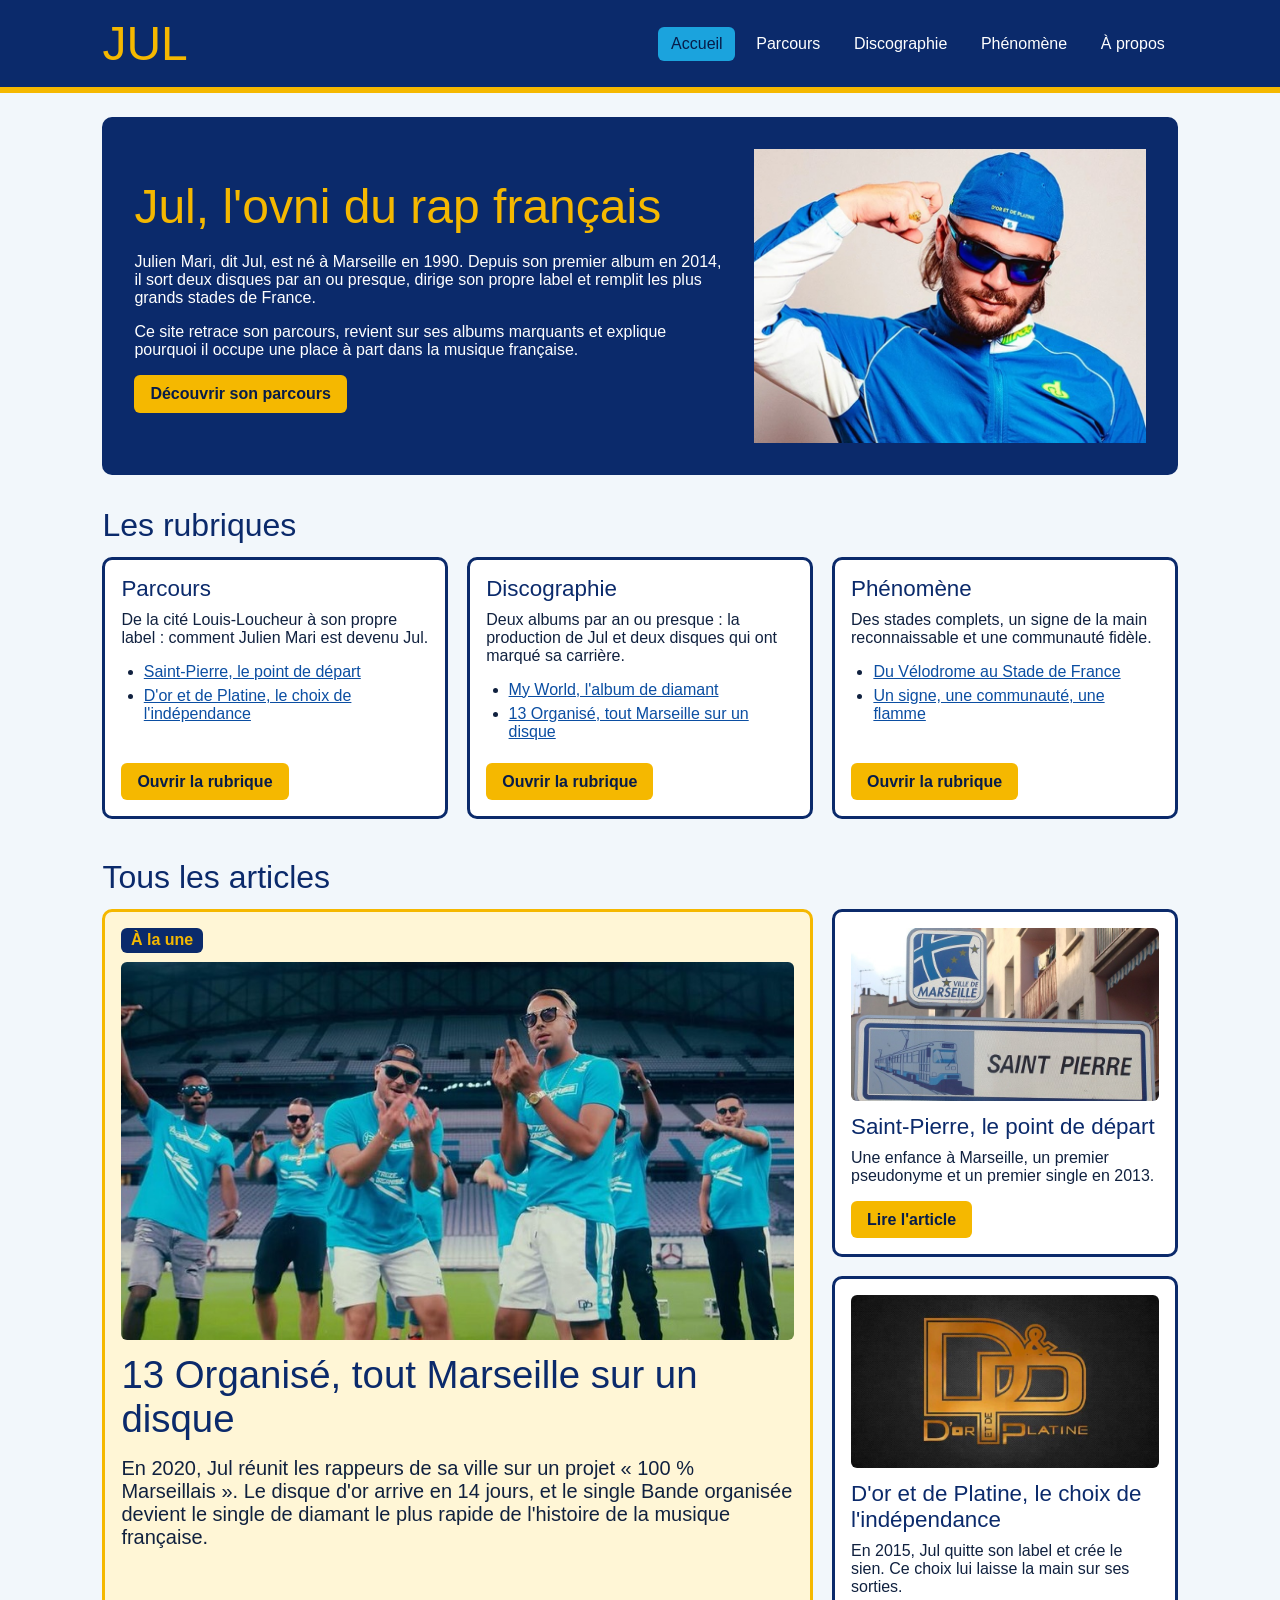
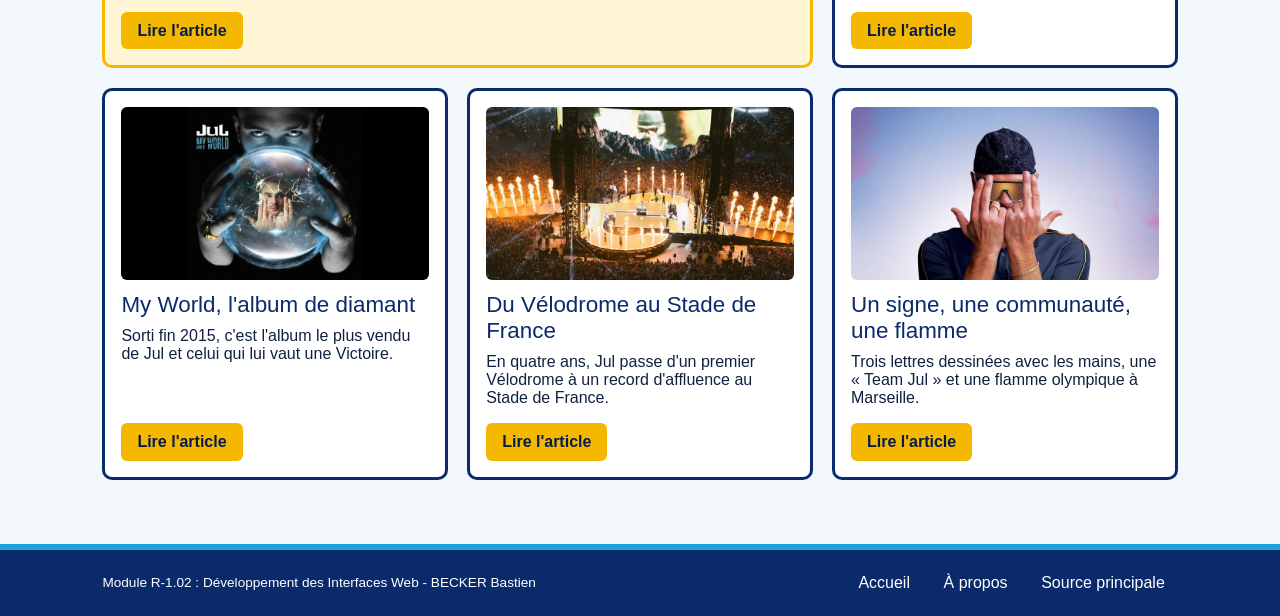
<file: index.html>
<!doctype html>
<html lang="fr">

<head>
   <meta charset="utf-8">
   <meta name="viewport" content="width=device-width, initial-scale=1">
   <title>Jul, l'ovni du rap français</title>
   <link rel="stylesheet" href="css/style.css">
</head>

<body>
   <header class="entete">
      <a class="logo" href="index.html">JUL</a>
      <nav class="menu">
         <a class="actif" href="index.html">Accueil</a>
         <a href="html/parcours.html">Parcours</a>
         <a href="html/discographie.html">Discographie</a>
         <a href="html/phenomene.html">Phénomène</a>
         <a href="html/a-propos.html">À propos</a>
      </nav>
   </header>
   <main>
      <section class="bandeau deux-colonnes">
         <div>
            <h1>Jul, l'ovni du rap français</h1>
            <p>Julien Mari, dit Jul, est né à Marseille en 1990. Depuis son premier album en 2014, il sort deux disques par an ou presque, dirige son propre label et remplit les plus grands stades de France.</p>
            <p>Ce site retrace son parcours, revient sur ses albums marquants et explique pourquoi il occupe une place à part dans la musique française.</p>
            <p><a class="bouton" href="html/parcours.html">Découvrir son parcours</a></p>
         </div>
         <img src="images/accueil.jpg" alt="Photo de Jul">
      </section>
      <section>
         <h2>Les rubriques</h2>
         <div class="grille-cartes">
            <article class="carte">
               <h3>Parcours</h3>
               <p>De la cité Louis-Loucheur à son propre label : comment Julien Mari est devenu Jul.</p>
               <ul>
                  <li><a href="html/saint-pierre.html">Saint-Pierre, le point de départ</a></li>
                  <li><a href="html/label-dor-et-de-platine.html">D'or et de Platine, le choix de l'indépendance</a>
                  </li>
               </ul>
               <a class="bouton" href="html/parcours.html">Ouvrir la rubrique</a>
            </article>
            <article class="carte">
               <h3>Discographie</h3>
               <p>Deux albums par an ou presque : la production de Jul et deux disques qui ont marqué sa carrière.</p>
               <ul>
                  <li><a href="html/my-world.html">My World, l'album de diamant</a></li>
                  <li><a href="html/treize-organise.html">13 Organisé, tout Marseille sur un disque</a></li>
               </ul>
               <a class="bouton" href="html/discographie.html">Ouvrir la rubrique</a>
            </article>
            <article class="carte">
               <h3>Phénomène</h3>
               <p>Des stades complets, un signe de la main reconnaissable et une communauté fidèle.</p>
               <ul>
                  <li><a href="html/stades.html">Du Vélodrome au Stade de France</a></li>
                  <li><a href="html/signe-team-jul.html">Un signe, une communauté, une flamme</a></li>
               </ul>
               <a class="bouton" href="html/phenomene.html">Ouvrir la rubrique</a>
            </article>
         </div>
      </section>
      <section>
         <h2>Tous les articles</h2>
         <div class="grille-articles">
            <article class="carte">
               <img src="images/article-saint-pierre.jpg" alt="Photo panneau saint pierre">
               <h3>Saint-Pierre, le point de départ</h3>
               <p>Une enfance à Marseille, un premier pseudonyme et un premier single en 2013.</p>
               <a class="bouton" href="html/saint-pierre.html">Lire l'article</a>
            </article>
            <article class="carte">
               <img src="images/article-label.jpg" alt="Logo label d'or et de PLatine">
               <h3>D'or et de Platine, le choix de l'indépendance</h3>
               <p>En 2015, Jul quitte son label et crée le sien. Ce choix lui laisse la main sur ses sorties.</p>
               <a class="bouton" href="html/label-dor-et-de-platine.html">Lire l'article</a>
            </article>
            <article class="carte">
               <img src="images/article-my-world.jpg" alt="Pochette album My World">
               <h3>My World, l'album de diamant</h3>
               <p>Sorti fin 2015, c'est l'album le plus vendu de Jul et celui qui lui vaut une Victoire.</p>
               <a class="bouton" href="html/my-world.html">Lire l'article</a>
            </article>
            <article class="carte" id="a-la-une">
               <img src="images/article-13-organise.jpg" alt="groupe 13 organisé">
               <h3>13 Organisé, tout Marseille sur un disque</h3>
               <p>En 2020, Jul réunit les rappeurs de sa ville sur un projet « 100 % Marseillais ». Le disque d'or arrive en 14 jours, et le single Bande organisée devient le single de diamant le plus rapide de l'histoire de la musique française.</p>
               <a class="bouton" href="html/treize-organise.html">Lire l'article</a>
            </article>
            <article class="carte">
               <img src="images/article-stades.jpg" alt="Concert Jul Stade de France">
               <h3>Du Vélodrome au Stade de France</h3>
               <p>En quatre ans, Jul passe d'un premier Vélodrome à un record d'affluence au Stade de France.</p>
               <a class="bouton" href="html/stades.html">Lire l'article</a>
            </article>
            <article class="carte">
               <img src="images/article-signe.jpg" alt="Signe jul">
               <h3>Un signe, une communauté, une flamme</h3>
               <p>Trois lettres dessinées avec les mains, une « Team Jul » et une flamme olympique à Marseille.</p>
               <a class="bouton" href="html/signe-team-jul.html">Lire l'article</a>
            </article>
         </div>
      </section>
   </main>
   <footer class="pied">
      <p>Module R-1.02 : Développement des Interfaces Web - BECKER Bastien</p>
      <nav class="menu">
         <a href="index.html">Accueil</a>
         <a href="html/a-propos.html">À propos</a>
         <a href="https://fr.wikipedia.org/wiki/Jul_(rappeur)">Source principale</a>
      </nav>
   </footer>
</body>
</html>
</file>
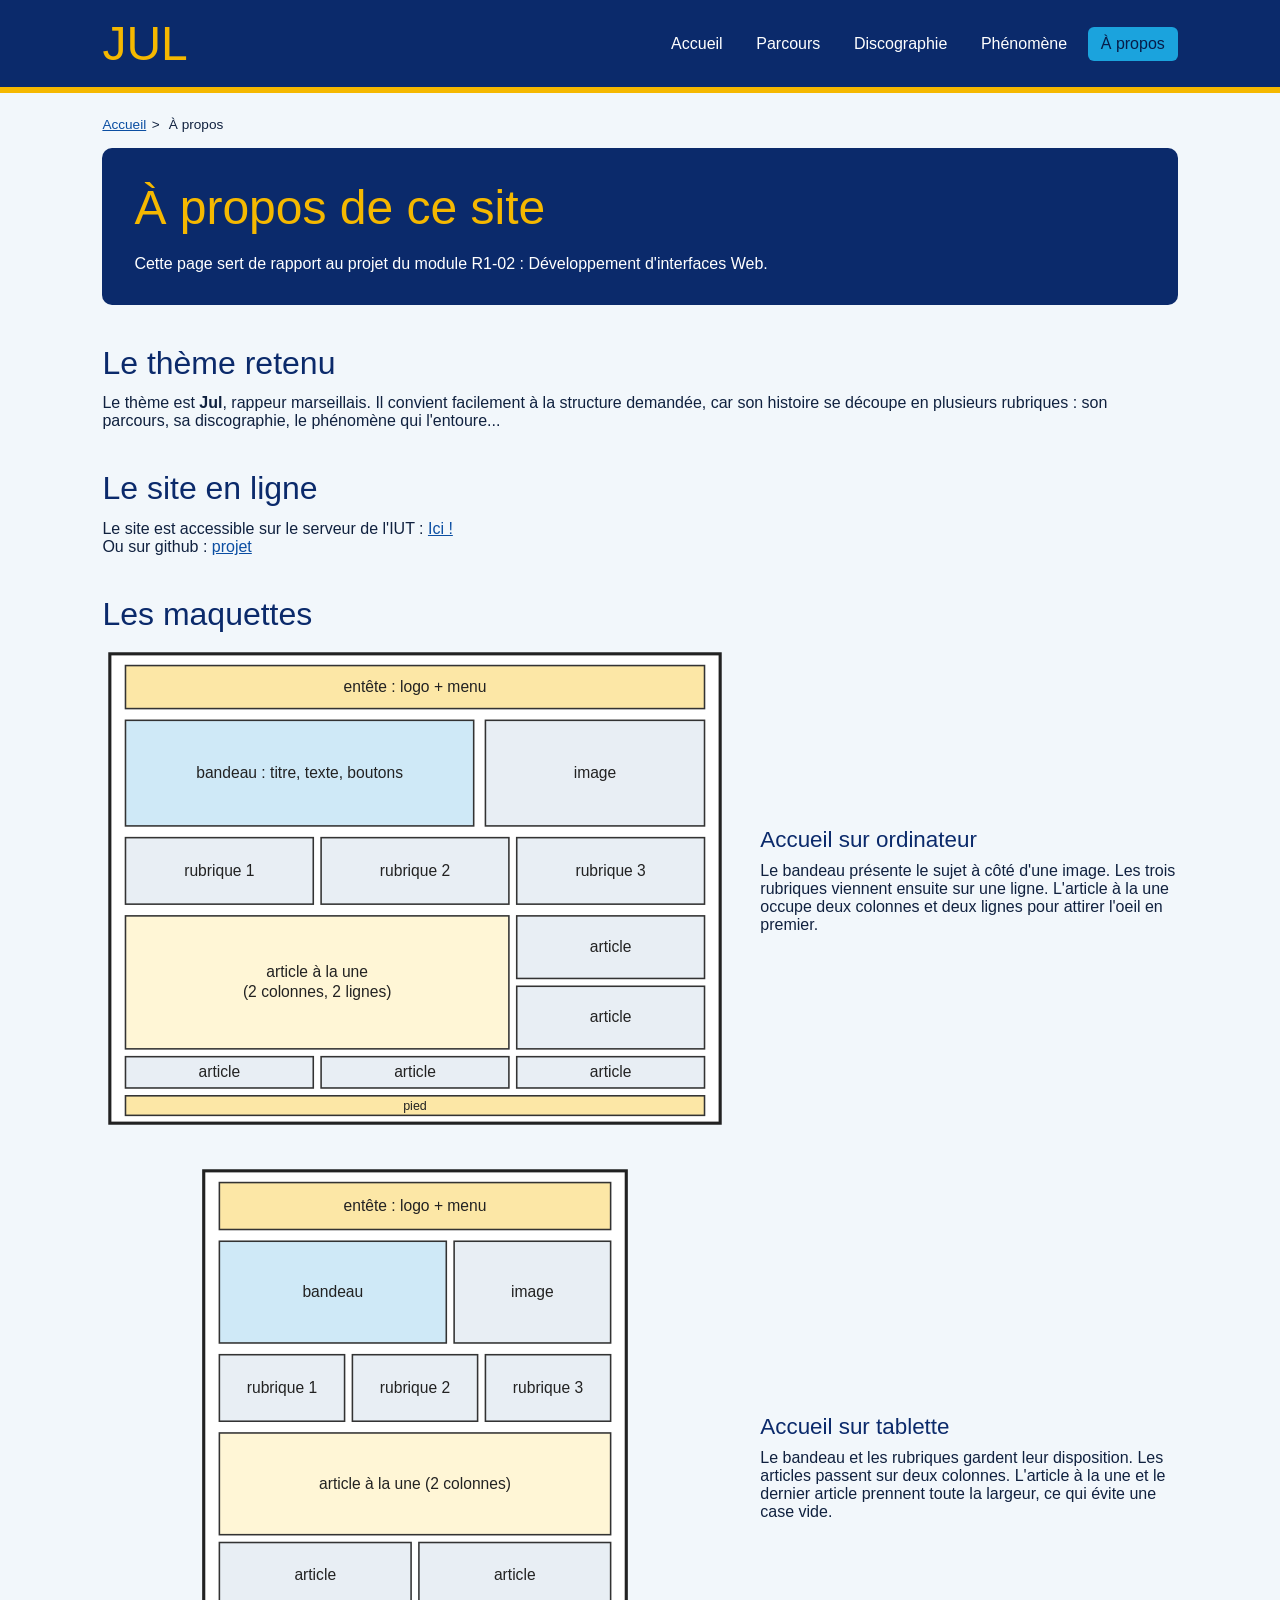
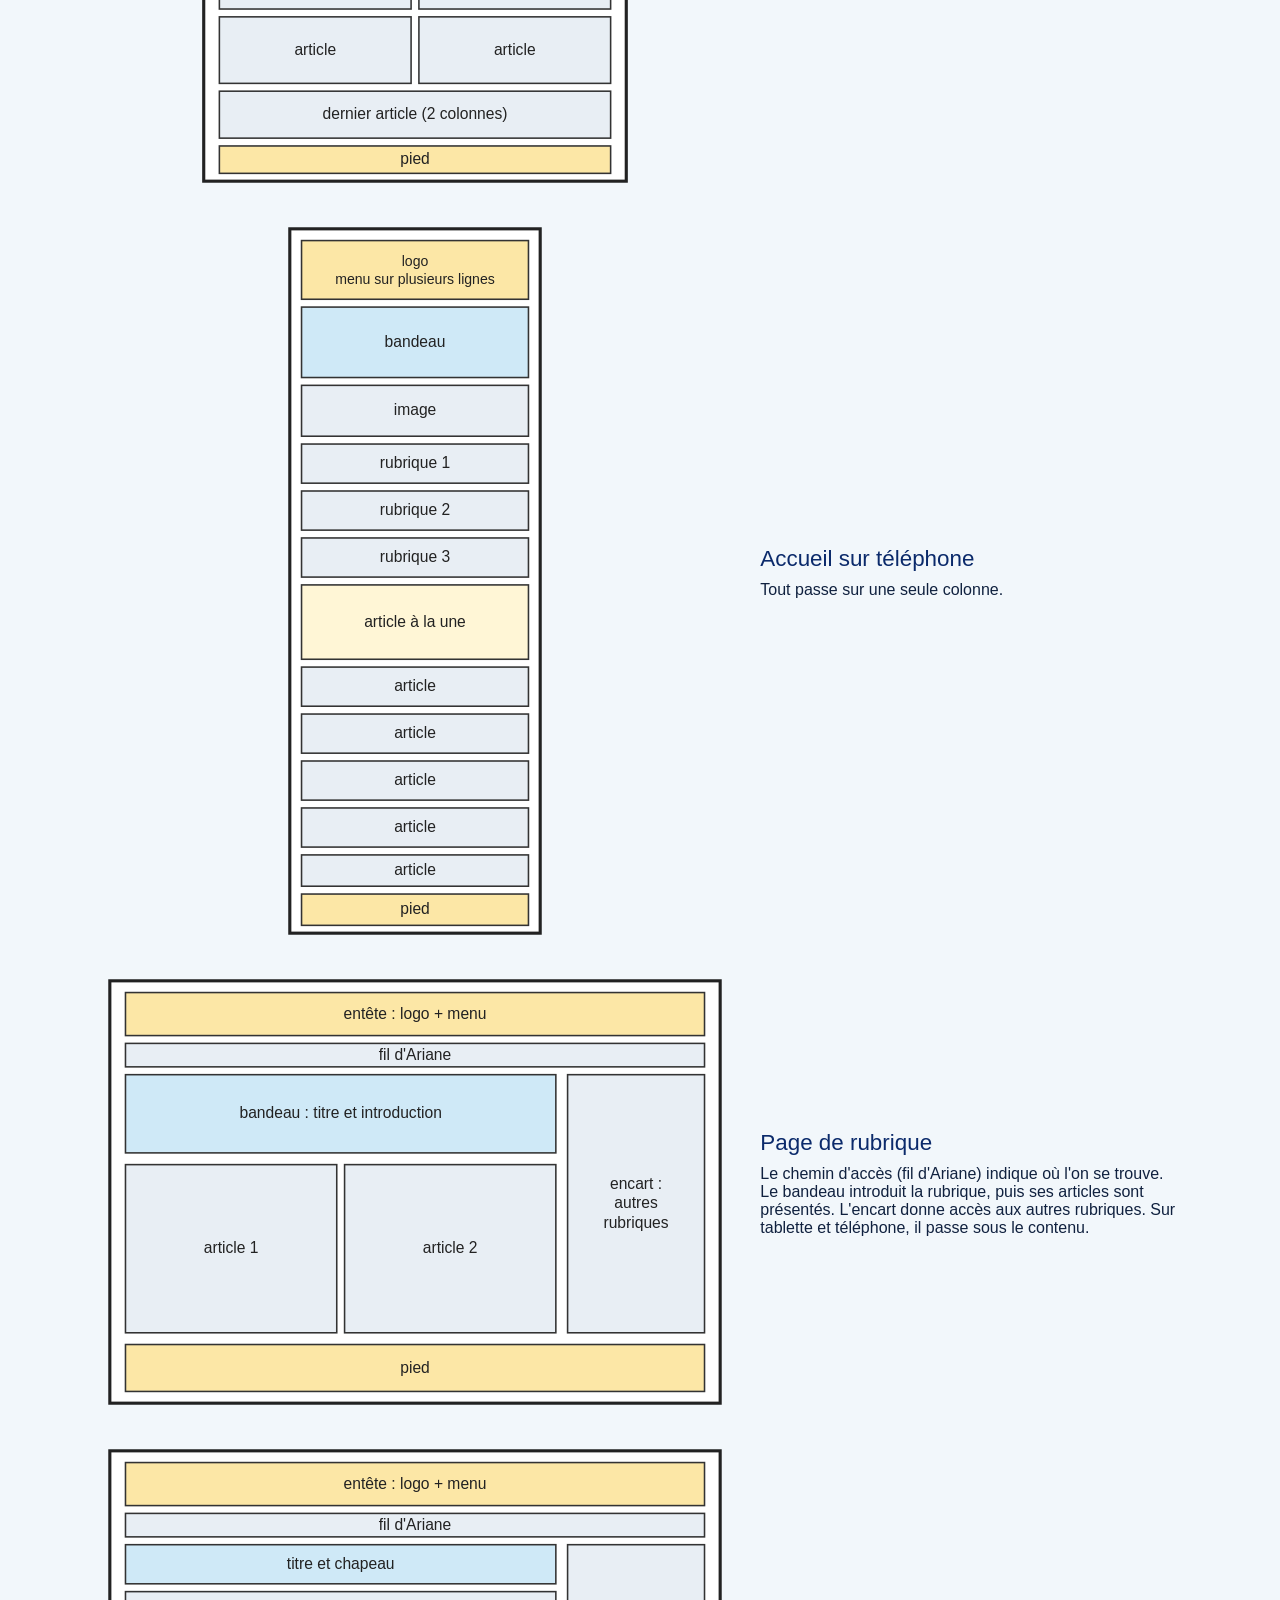
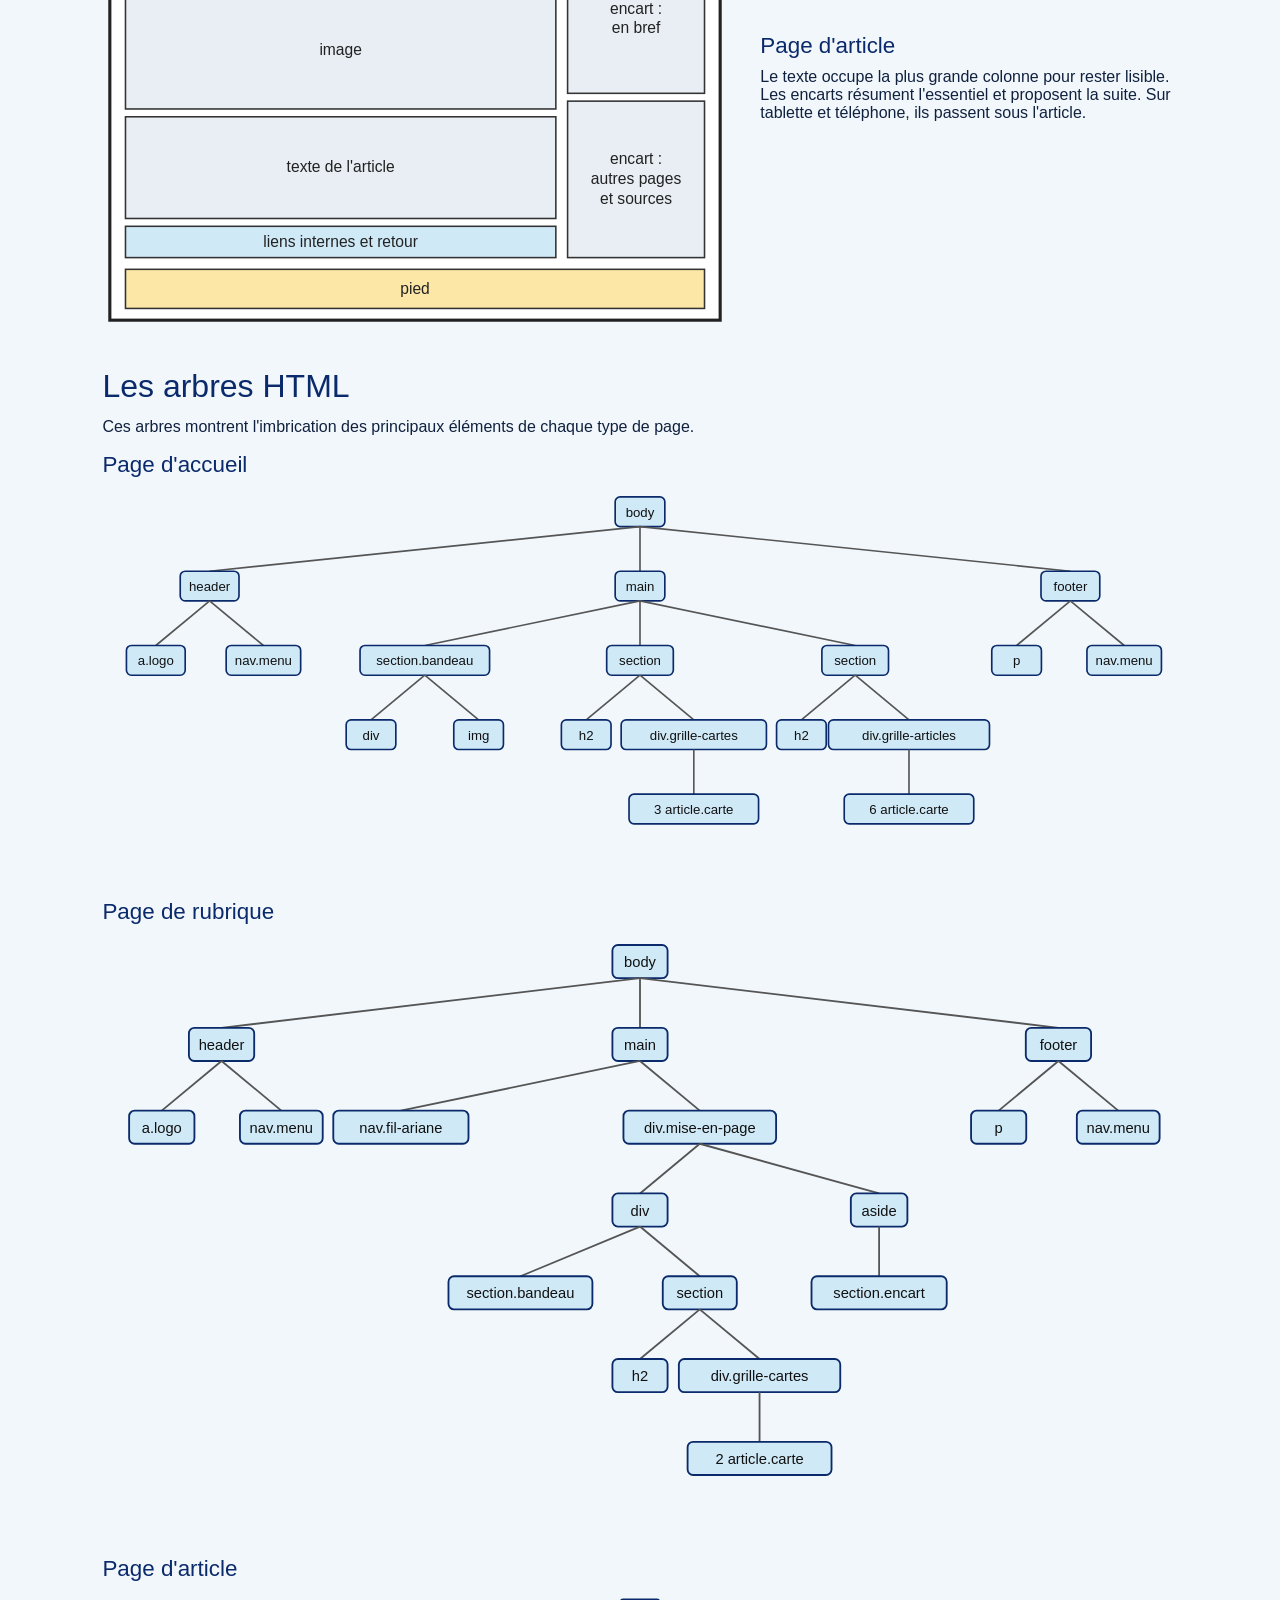
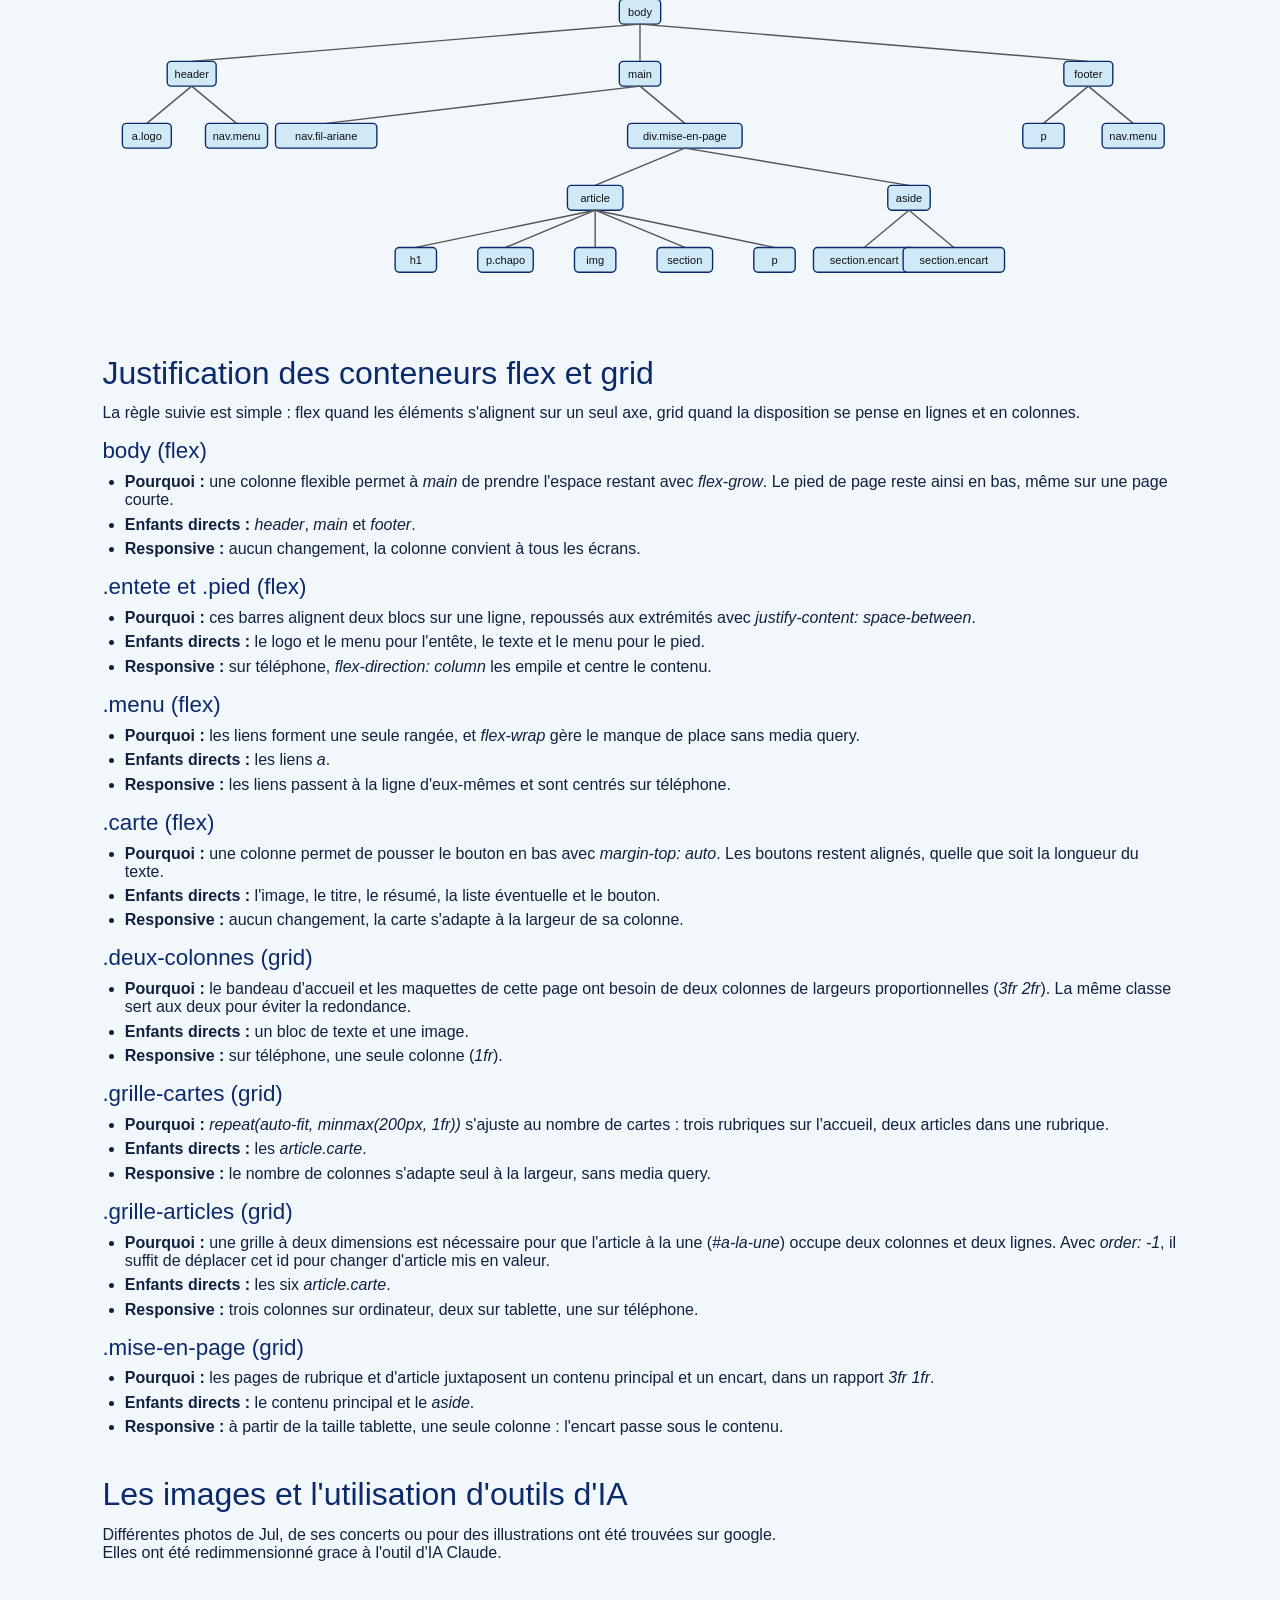
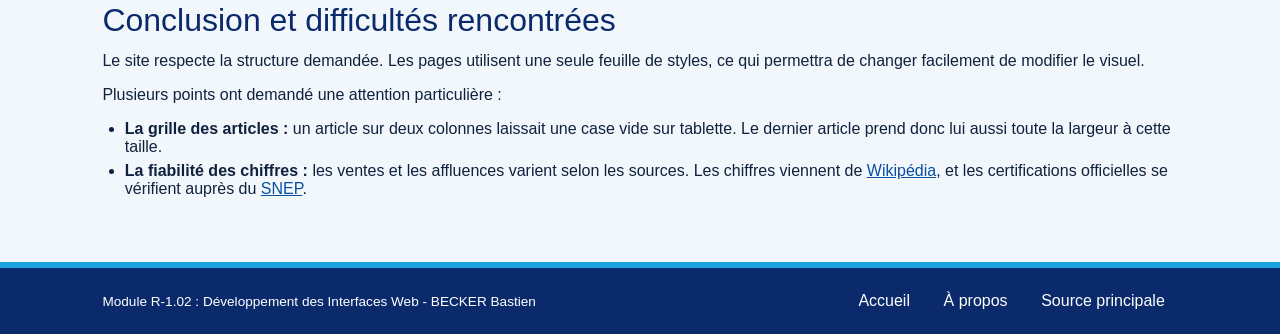
<file: html/a-propos.html>
<!doctype html>
<html lang="fr">

<head>
   <meta charset="utf-8">
   <meta name="viewport" content="width=device-width, initial-scale=1">
   <title>À propos du site - Jul</title>
   <link rel="stylesheet" href="../css/style.css">
</head>

<body>
   <header class="entete">
      <a class="logo" href="../index.html">JUL</a>
      <nav class="menu">
         <a href="../index.html">Accueil</a>
         <a href="parcours.html">Parcours</a>
         <a href="discographie.html">Discographie</a>
         <a href="phenomene.html">Phénomène</a>
         <a class="actif" href="a-propos.html">À propos</a>
      </nav>
   </header>
   <main>
      <nav class="fil-ariane">
         <a href="../index.html">Accueil</a>
         <span>À propos</span>
      </nav>
      <section class="bandeau">
         <h1>À propos de ce site</h1>
         <p>Cette page sert de rapport au projet du module R1-02 : Développement d'interfaces Web.</p>
      </section>
      <section>
         <h2>Le thème retenu</h2>
         <p>Le thème est <strong>Jul</strong>, rappeur marseillais. Il convient facilement à la structure demandée, car son histoire se découpe en plusieurs rubriques : son parcours, sa discographie, le phénomène qui l'entoure...</p>
      </section>
      <section>
         <h2>Le site en ligne</h2>
         <p>Le site est accessible sur le serveur de l'IUT : <a href="https://webetu.iutnc.univ-lorraine.fr/~e45345u/">Ici !</a><br>
         Ou sur github : <a href="https://github.com/Bastien54k/JUL"> projet</a></p>
      </section>
      <section>
         <h2>Les maquettes</h2>
         <div class="deux-colonnes">
            <img src="../images/maquette/maquette-accueil-ordinateur.svg" alt="Maquette accueil ordinateur">
            <div>
               <h3>Accueil sur ordinateur</h3>
               <p>Le bandeau présente le sujet à côté d'une image. Les trois rubriques viennent ensuite sur une ligne. L'article à la une occupe deux colonnes et deux lignes pour attirer l'oeil en premier.</p>
            </div>
         </div>
         <div class="deux-colonnes">
            <img src="../images/maquette/maquette-accueil-tablette.svg" alt="Maquette accueil tablette">
            <div>
               <h3>Accueil sur tablette</h3>
               <p>Le bandeau et les rubriques gardent leur disposition. Les articles passent sur deux colonnes. L'article à la une et le dernier article prennent toute la largeur, ce qui évite une case vide.</p>
            </div>
         </div>
         <div class="deux-colonnes">
            <img src="../images/maquette/maquette-accueil-telephone.svg" alt="Maquette accueil téléphone">
            <div>
               <h3>Accueil sur téléphone</h3>
               <p>Tout passe sur une seule colonne. </p>
            </div>
         </div>
         <div class="deux-colonnes">
            <img src="../images/maquette/maquette-rubrique.svg" alt="Maquette page ordinateur">
            <div>
               <h3>Page de rubrique</h3>
               <p>Le chemin d'accès (fil d'Ariane) indique où l'on se trouve. Le bandeau introduit la rubrique, puis ses articles sont présentés. L'encart donne accès aux autres rubriques. Sur tablette et téléphone, il passe sous le contenu.</p>
            </div>
         </div>
         <div class="deux-colonnes">
            <img src="../images/maquette/maquette-article.svg" alt="Maquette article ordinateur">
            <div>
               <h3>Page d'article</h3>
               <p>Le texte occupe la plus grande colonne pour rester lisible. Les encarts résument l'essentiel et proposent la suite. Sur tablette et téléphone, ils passent sous l'article.</p>
            </div>
         </div>
      </section>
      <section>
         <h2>Les arbres HTML</h2>
         <p>Ces arbres montrent l'imbrication des principaux éléments de chaque type de page.</p>
         <h3>Page d'accueil</h3>
         <img class="illustration" src="../images/arbre/arbre-accueil.svg" alt="Arbre accueil">
         <h3>Page de rubrique</h3>
         <img class="illustration" src="../images/arbre/arbre-rubrique.svg" alt="Arbre rubrique">
         <h3>Page d'article</h3>
         <img class="illustration" src="../images/arbre/arbre-article.svg" alt="Arbre article">
      </section>
      <section>
         <h2>Justification des conteneurs flex et grid</h2>
         <p>La règle suivie est simple : flex quand les éléments s'alignent sur un seul axe, grid quand la disposition se pense en lignes et en colonnes.</p>
         <h3>body (flex)</h3>
         <ul>
            <li><strong>Pourquoi :</strong> une colonne flexible permet à <i>main</i> de prendre l'espace restant avec <i>flex-grow</i>. Le pied de page reste ainsi en bas, même sur une page courte.</li>
            <li><strong>Enfants directs :</strong> <i>header</i>, <i>main</i> et <i>footer</i>.</li>
            <li><strong>Responsive :</strong> aucun changement, la colonne convient à tous les écrans.</li>
         </ul>
         <h3>.entete et .pied (flex)</h3>
         <ul>
            <li><strong>Pourquoi :</strong> ces barres alignent deux blocs sur une ligne, repoussés aux extrémités avec <i>justify-content: space-between</i>.</li>
            <li><strong>Enfants directs :</strong> le logo et le menu pour l'entête, le texte et le menu pour le pied.
            </li>
            <li><strong>Responsive :</strong> sur téléphone, <i>flex-direction: column</i> les empile et centre le contenu.</li>
         </ul>
         <h3>.menu (flex)</h3>
         <ul>
            <li><strong>Pourquoi :</strong> les liens forment une seule rangée, et <i>flex-wrap</i> gère le manque de place sans media query.</li>
            <li><strong>Enfants directs :</strong> les liens <i>a</i>.</li>
            <li><strong>Responsive :</strong> les liens passent à la ligne d'eux-mêmes et sont centrés sur téléphone.
            </li>
         </ul>
         <h3>.carte (flex)</h3>
         <ul>
            <li><strong>Pourquoi :</strong> une colonne permet de pousser le bouton en bas avec <i>margin-top: auto</i>. Les boutons restent alignés, quelle que soit la longueur du texte.</li>
            <li><strong>Enfants directs :</strong> l'image, le titre, le résumé, la liste éventuelle et le bouton.</li>
            <li><strong>Responsive :</strong> aucun changement, la carte s'adapte à la largeur de sa colonne.</li>
         </ul>
         <h3>.deux-colonnes (grid)</h3>
         <ul>
            <li><strong>Pourquoi :</strong> le bandeau d'accueil et les maquettes de cette page ont besoin de deux colonnes de largeurs proportionnelles (<i>3fr 2fr</i>). La même classe sert aux deux pour éviter la redondance.</li>
            <li><strong>Enfants directs :</strong> un bloc de texte et une image.</li>
            <li><strong>Responsive :</strong> sur téléphone, une seule colonne (<i>1fr</i>).</li>
         </ul>
         <h3>.grille-cartes (grid)</h3>
         <ul>
            <li><strong>Pourquoi :</strong> <i>repeat(auto-fit, minmax(200px, 1fr))</i> s'ajuste au nombre de cartes : trois rubriques sur l'accueil, deux articles dans une rubrique.</li>
            <li><strong>Enfants directs :</strong> les <i>article.carte</i>.</li>
            <li><strong>Responsive :</strong> le nombre de colonnes s'adapte seul à la largeur, sans media query.</li>
         </ul>
         <h3>.grille-articles (grid)</h3>
         <ul>
            <li><strong>Pourquoi :</strong> une grille à deux dimensions est nécessaire pour que l'article à la une (<i>#a-la-une</i>) occupe deux colonnes et deux lignes. Avec <i>order: -1</i>, il suffit de déplacer cet id pour changer d'article mis en valeur.</li>
            <li><strong>Enfants directs :</strong> les six <i>article.carte</i>.</li>
            <li><strong>Responsive :</strong> trois colonnes sur ordinateur, deux sur tablette, une sur téléphone.</li>
         </ul>
         <h3>.mise-en-page (grid)</h3>
         <ul>
            <li><strong>Pourquoi :</strong> les pages de rubrique et d'article juxtaposent un contenu principal et un encart, dans un rapport <i>3fr 1fr</i>.</li>
            <li><strong>Enfants directs :</strong> le contenu principal et le <i>aside</i>.</li>
            <li><strong>Responsive :</strong> à partir de la taille tablette, une seule colonne : l'encart passe sous le contenu.</li>
         </ul>
      </section>
      <section>
         <h2>Les images et l'utilisation d'outils d'IA</h2>
         <p>Différentes photos de Jul, de ses concerts ou pour des illustrations ont été trouvées sur google.<br>
            Elles ont été redimmensionné grace à l'outil d'IA Claude.</p>
      </section>
      <section>
         <h2>Conclusion et difficultés rencontrées</h2>
         <p>Le site respecte la structure demandée. Les pages utilisent une seule feuille de styles, ce qui permettra de changer facilement de modifier le visuel.</p>
         <p>Plusieurs points ont demandé une attention particulière :</p>
         <ul>
            <li><strong>La grille des articles :</strong> un article sur deux colonnes laissait une case vide sur tablette. Le dernier article prend donc lui aussi toute la largeur à cette taille.</li>
            <li><strong>La fiabilité des chiffres :</strong> les ventes et les affluences varient selon les sources. Les chiffres viennent de <a href="https://fr.wikipedia.org/wiki/Jul_(rappeur)">Wikipédia</a>, et les certifications officielles se vérifient auprès du <a href="https://snepmusique.com/">SNEP</a>.</li>
         </ul>
      </section>
   </main>
   <footer class="pied">
      <p>Module R-1.02 : Développement des Interfaces Web - BECKER Bastien</p>
      <nav class="menu">
         <a href="../index.html">Accueil</a>
         <a href="a-propos.html">À propos</a>
         <a href="https://fr.wikipedia.org/wiki/Jul_(rappeur)">Source principale</a>
      </nav>
   </footer>
</body>

</html>
</file>
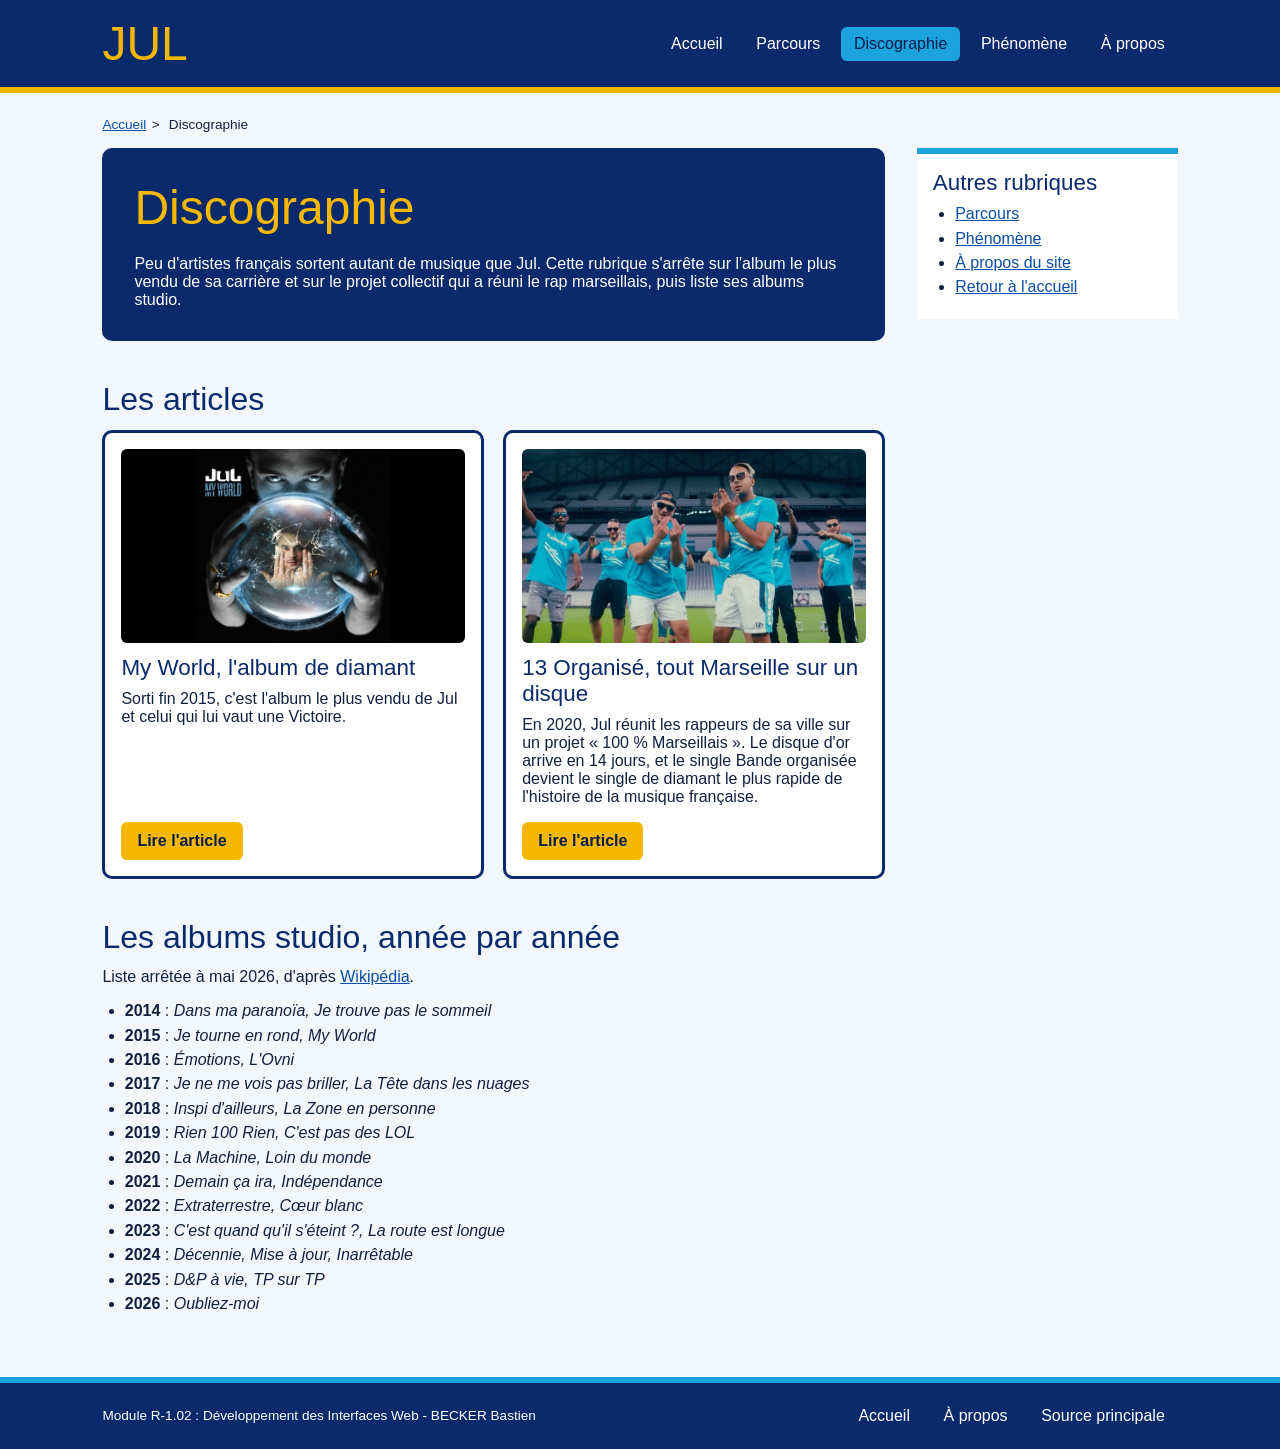
<file: html/discographie.html>
<!doctype html>
<html lang="fr">

<head>
   <meta charset="utf-8">
   <meta name="viewport" content="width=device-width, initial-scale=1">
   <title>Discographie - Jul</title>
   <link rel="stylesheet" href="../css/style.css">
</head>

<body>
   <header class="entete">
      <a class="logo" href="../index.html">JUL</a>
      <nav class="menu">
         <a href="../index.html">Accueil</a>
         <a href="parcours.html">Parcours</a>
         <a class="actif" href="discographie.html">Discographie</a>
         <a href="phenomene.html">Phénomène</a>
         <a href="a-propos.html">À propos</a>
      </nav>
   </header>
   <main>
      <nav class="fil-ariane">
         <a href="../index.html">Accueil</a>
         <span>Discographie</span>
      </nav>
      <div class="mise-en-page">
         <div>
            <section class="bandeau">
               <h1>Discographie</h1>
               <p>Peu d'artistes français sortent autant de musique que Jul. Cette rubrique s'arrête sur l'album le plus vendu de sa carrière et sur le projet collectif qui a réuni le rap marseillais, puis liste ses albums studio.</p>
            </section>
            <section>
               <h2>Les articles</h2>
               <div class="grille-cartes">
                  <article class="carte">
                     <img src="../images/article-my-world.jpg" alt="Pochette album My World">
                     <h3>My World, l'album de diamant</h3>
                     <p>Sorti fin 2015, c'est l'album le plus vendu de Jul et celui qui lui vaut une Victoire.</p>
                     <a class="bouton" href="my-world.html">Lire l'article</a>
                  </article>
                  <article class="carte">
                     <img src="../images/article-13-organise.jpg" alt="groupe 13 organisé">
                     <h3>13 Organisé, tout Marseille sur un disque</h3>
                     <p>En 2020, Jul réunit les rappeurs de sa ville sur un projet « 100 % Marseillais ». Le disque d'or arrive en 14 jours, et le single Bande organisée devient le single de diamant le plus rapide de l'histoire de la musique française.</p>
                     <a class="bouton" href="treize-organise.html">Lire l'article</a>
                  </article>
               </div>
            </section>
            <section>
               <h2>Les albums studio, année par année</h2>
               <p>Liste arrêtée à mai 2026, d'après <a href="https://fr.wikipedia.org/wiki/Jul_(rappeur)">Wikipédia</a>.
               </p>
               <ul>
                  <li><strong>2014</strong> : <i>Dans ma paranoïa, Je trouve pas le sommeil</i></li>
                  <li><strong>2015</strong> : <i>Je tourne en rond, My World</i></li>
                  <li><strong>2016</strong> : <i>Émotions, L'Ovni</i></li>
                  <li><strong>2017</strong> : <i>Je ne me vois pas briller, La Tête dans les nuages</i></li>
                  <li><strong>2018</strong> : <i>Inspi d'ailleurs, La Zone en personne</i></li>
                  <li><strong>2019</strong> : <i>Rien 100 Rien, C'est pas des LOL</i></li>
                  <li><strong>2020</strong> : <i>La Machine, Loin du monde</i></li>
                  <li><strong>2021</strong> : <i>Demain ça ira, Indépendance</i></li>
                  <li><strong>2022</strong> : <i>Extraterrestre, Cœur blanc</i></li>
                  <li><strong>2023</strong> : <i>C'est quand qu'il s'éteint ?, La route est longue</i></li>
                  <li><strong>2024</strong> : <i>Décennie, Mise à jour, Inarrêtable</i></li>
                  <li><strong>2025</strong> : <i>D&P à vie, TP sur TP</i></li>
                  <li><strong>2026</strong> : <i>Oubliez-moi</i></li>
               </ul>
            </section>
         </div>
         <aside>
            <section class="encart">
               <h2>Autres rubriques</h2>
               <ul>
                  <li><a href="parcours.html">Parcours</a></li>
                  <li><a href="phenomene.html">Phénomène</a></li>
                  <li><a href="a-propos.html">À propos du site</a></li>
                  <li><a href="../index.html">Retour à l'accueil</a></li>
               </ul>
            </section>
         </aside>
      </div>
   </main>
   <footer class="pied">
      <p>Module R-1.02 : Développement des Interfaces Web - BECKER Bastien</p>
      <nav class="menu">
         <a href="../index.html">Accueil</a>
         <a href="a-propos.html">À propos</a>
         <a href="https://fr.wikipedia.org/wiki/Jul_(rappeur)">Source principale</a>
      </nav>
   </footer>
</body>

</html>
</file>
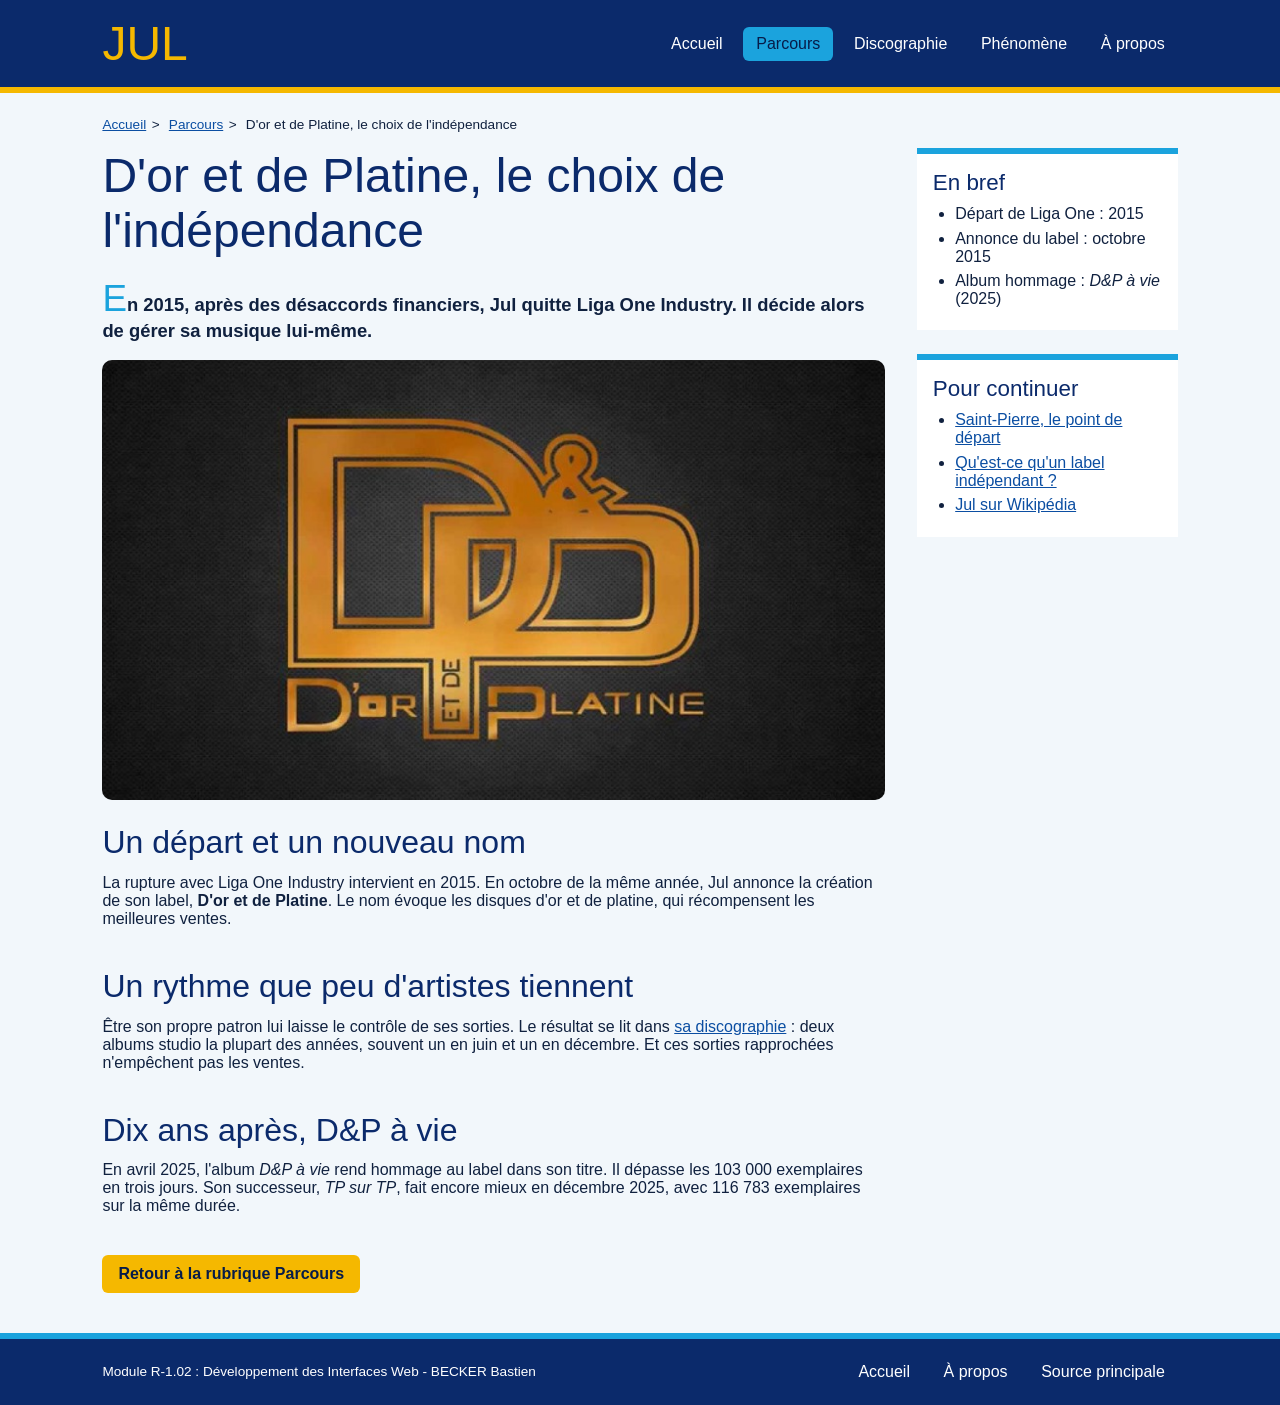
<file: html/label-dor-et-de-platine.html>
<!doctype html>
<html lang="fr">

<head>
   <meta charset="utf-8">
   <meta name="viewport" content="width=device-width, initial-scale=1">
   <title>D'or et de Platine, le choix de l'indépendance - Jul</title>
   <link rel="stylesheet" href="../css/style.css">
</head>

<body>
   <header class="entete">
      <a class="logo" href="../index.html">JUL</a>
      <nav class="menu">
         <a href="../index.html">Accueil</a>
         <a class="actif" href="parcours.html">Parcours</a>
         <a href="discographie.html">Discographie</a>
         <a href="phenomene.html">Phénomène</a>
         <a href="a-propos.html">À propos</a>
      </nav>
   </header>
   <main>
      <nav class="fil-ariane">
         <a href="../index.html">Accueil</a>
         <a href="parcours.html">Parcours</a>
         <span>D'or et de Platine, le choix de l'indépendance</span>
      </nav>
      <div class="mise-en-page">
         <article>
            <h1>D'or et de Platine, le choix de l'indépendance</h1>
            <p class="chapo">En 2015, après des désaccords financiers, Jul quitte Liga One Industry. Il décide alors de
               gérer sa musique lui-même.</p>
            <img class="illustration" src="../images/article-label.jpg" alt="Logo label d'or et de PLatine">
            <section>
               <h2>Un départ et un nouveau nom</h2>
               <p>La rupture avec Liga One Industry intervient en 2015. En octobre de la même année, Jul annonce la création de son label, <strong>D'or et de Platine</strong>. Le nom évoque les disques d'or et de platine, qui récompensent les meilleures ventes.</p>
            </section>
            <section>
               <h2>Un rythme que peu d'artistes tiennent</h2>
               <p>Être son propre patron lui laisse le contrôle de ses sorties. Le résultat se lit dans <a href="discographie.html">sa discographie</a> : deux albums studio la plupart des années, souvent un en juin et un en décembre. Et ces sorties rapprochées n'empêchent pas les ventes.</p>
            </section>
            <section>
               <h2>Dix ans après, D&P à vie</h2>
               <p>En avril 2025, l'album <i>D&P à vie</i> rend hommage au label dans son titre. Il dépasse les 103 000 exemplaires en trois jours. Son successeur, <i>TP sur TP</i>, fait encore mieux en décembre 2025, avec 116 783 exemplaires sur la même durée.</p>
            </section>
            <p><a class="bouton" href="parcours.html">Retour à la rubrique Parcours</a></p>
         </article>
         <aside>
            <section class="encart">
               <h2>En bref</h2>
               <ul>
                  <li>Départ de Liga One : 2015</li>
                  <li>Annonce du label : octobre 2015</li>
                  <li>Album hommage : <i>D&P à vie</i> (2025)</li>
               </ul>
            </section>
            <section class="encart">
               <h2>Pour continuer</h2>
               <ul>
                  <li><a href="saint-pierre.html">Saint-Pierre, le point de départ</a></li>
                  <li><a href="https://fr.wikipedia.org/wiki/Label_ind%C3%A9pendant">Qu'est-ce qu'un label indépendant ?</a></li>
                  <li><a href="https://fr.wikipedia.org/wiki/Jul_(rappeur)">Jul sur Wikipédia</a></li>
               </ul>
            </section>
         </aside>
      </div>
   </main>
   <footer class="pied">
      <p>Module R-1.02 : Développement des Interfaces Web - BECKER Bastien</p>
      <nav class="menu">
         <a href="../index.html">Accueil</a>
         <a href="a-propos.html">À propos</a>
         <a href="https://fr.wikipedia.org/wiki/Jul_(rappeur)">Source principale</a>
      </nav>
   </footer>
</body>
</html>
</file>
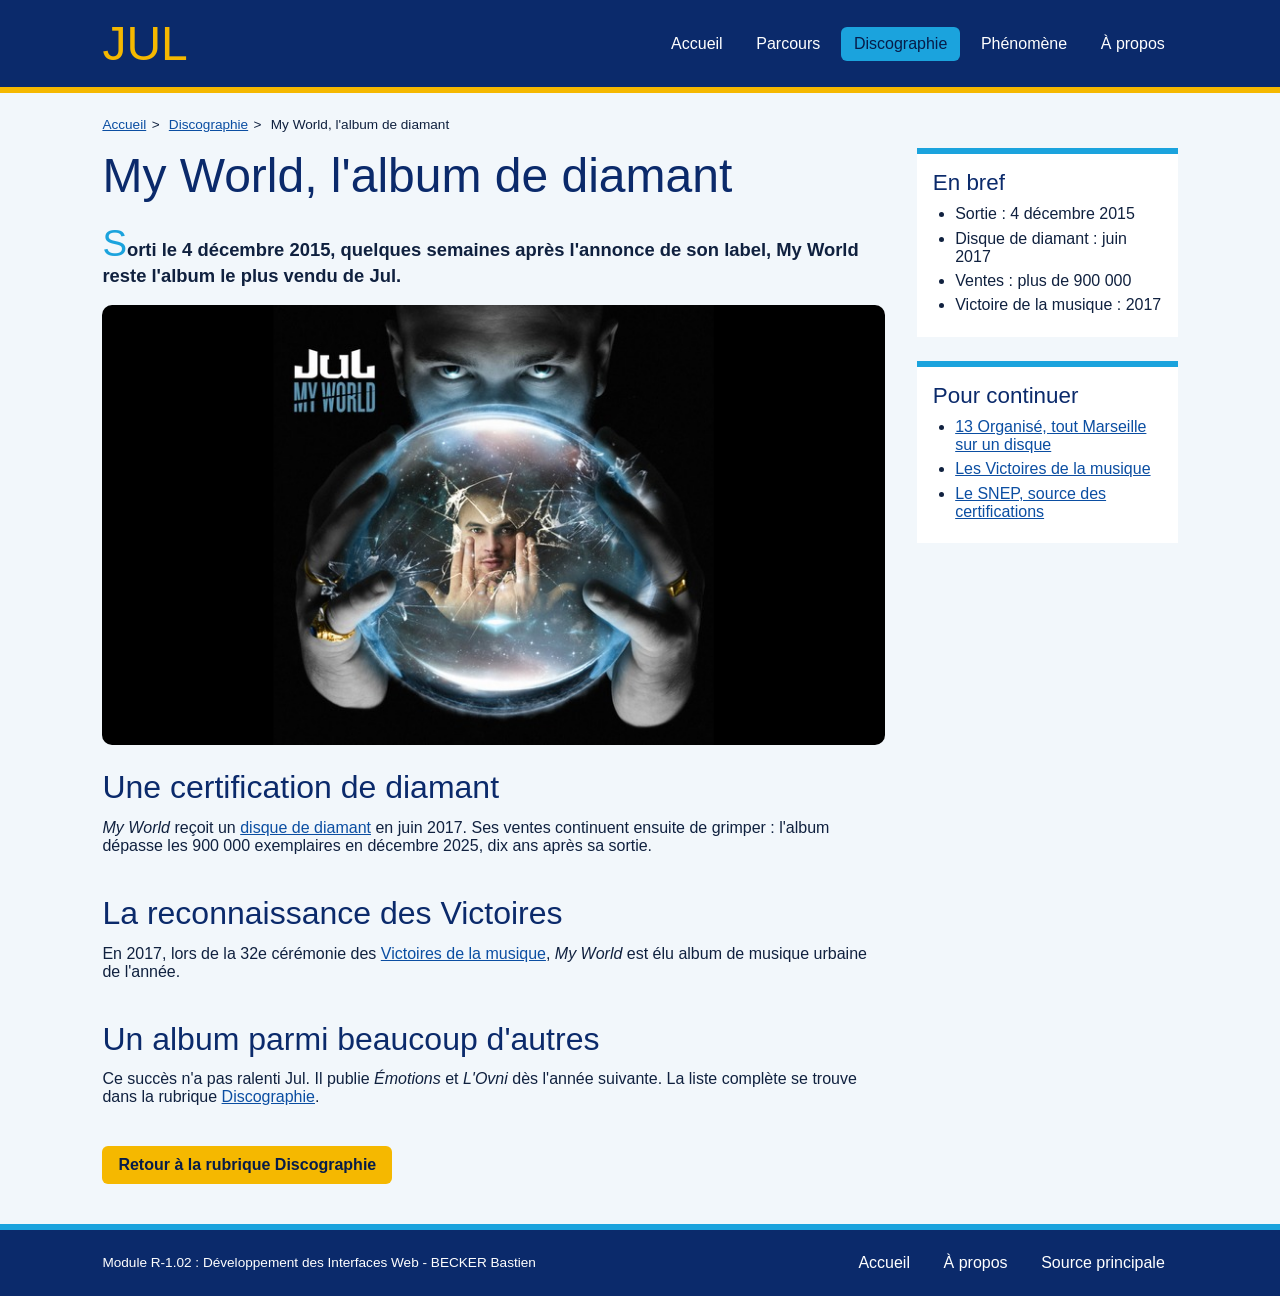
<file: html/my-world.html>
<!doctype html>
<html lang="fr">

<head>
   <meta charset="utf-8">
   <meta name="viewport" content="width=device-width, initial-scale=1">
   <title>My World, l'album de diamant - Jul</title>
   <link rel="stylesheet" href="../css/style.css">
</head>

<body>
   <header class="entete">
      <a class="logo" href="../index.html">JUL</a>
      <nav class="menu">
         <a href="../index.html">Accueil</a>
         <a href="parcours.html">Parcours</a>
         <a class="actif" href="discographie.html">Discographie</a>
         <a href="phenomene.html">Phénomène</a>
         <a href="a-propos.html">À propos</a>
      </nav>
   </header>
   <main>
      <nav class="fil-ariane">
         <a href="../index.html">Accueil</a>
         <a href="discographie.html">Discographie</a>
         <span>My World, l'album de diamant</span>
      </nav>
      <div class="mise-en-page">
         <article>
            <h1>My World, l'album de diamant</h1>
            <p class="chapo">Sorti le 4 décembre 2015, quelques semaines après l'annonce de son label, My World reste l'album le plus vendu de Jul.</p>
            <img class="illustration" src="../images/article-my-world.jpg" alt="Pochette album My World">
            <section>
               <h2>Une certification de diamant</h2>
               <p><i>My World</i> reçoit un <a href="https://fr.wikipedia.org/wiki/Disque_de_diamant">disque de diamant</a> en juin 2017. Ses ventes continuent ensuite de grimper : l'album dépasse les 900 000 exemplaires en décembre 2025, dix ans après sa sortie.</p>
            </section>
            <section>
               <h2>La reconnaissance des Victoires</h2>
               <p>En 2017, lors de la 32e cérémonie des <a href="https://fr.wikipedia.org/wiki/Victoires_de_la_musique">Victoires de la musique</a>, <i>My World</i> est élu album de musique urbaine de l'année.</p>
            </section>
            <section>
               <h2>Un album parmi beaucoup d'autres</h2>
               <p>Ce succès n'a pas ralenti Jul. Il publie <i>Émotions</i> et <i>L'Ovni</i> dès l'année suivante. La liste complète se trouve dans la rubrique <a href="discographie.html">Discographie</a>.</p>
            </section>
            <p><a class="bouton" href="discographie.html">Retour à la rubrique Discographie</a></p>
         </article>
         <aside>
            <section class="encart">
               <h2>En bref</h2>
               <ul>
                  <li>Sortie : 4 décembre 2015</li>
                  <li>Disque de diamant : juin 2017</li>
                  <li>Ventes : plus de 900 000</li>
                  <li>Victoire de la musique : 2017</li>
               </ul>
            </section>
            <section class="encart">
               <h2>Pour continuer</h2>
               <ul>
                  <li><a href="treize-organise.html">13 Organisé, tout Marseille sur un disque</a></li>
                  <li><a href="https://fr.wikipedia.org/wiki/Victoires_de_la_musique">Les Victoires de la musique</a>
                  </li>
                  <li><a href="https://snepmusique.com/">Le SNEP, source des certifications</a></li>
               </ul>
            </section>
         </aside>
      </div>
   </main>
   <footer class="pied">
      <p>Module R-1.02 : Développement des Interfaces Web - BECKER Bastien</p>
      <nav class="menu">
         <a href="../index.html">Accueil</a>
         <a href="a-propos.html">À propos</a>
         <a href="https://fr.wikipedia.org/wiki/Jul_(rappeur)">Source principale</a>
      </nav>
   </footer>
</body>
</html>
</file>
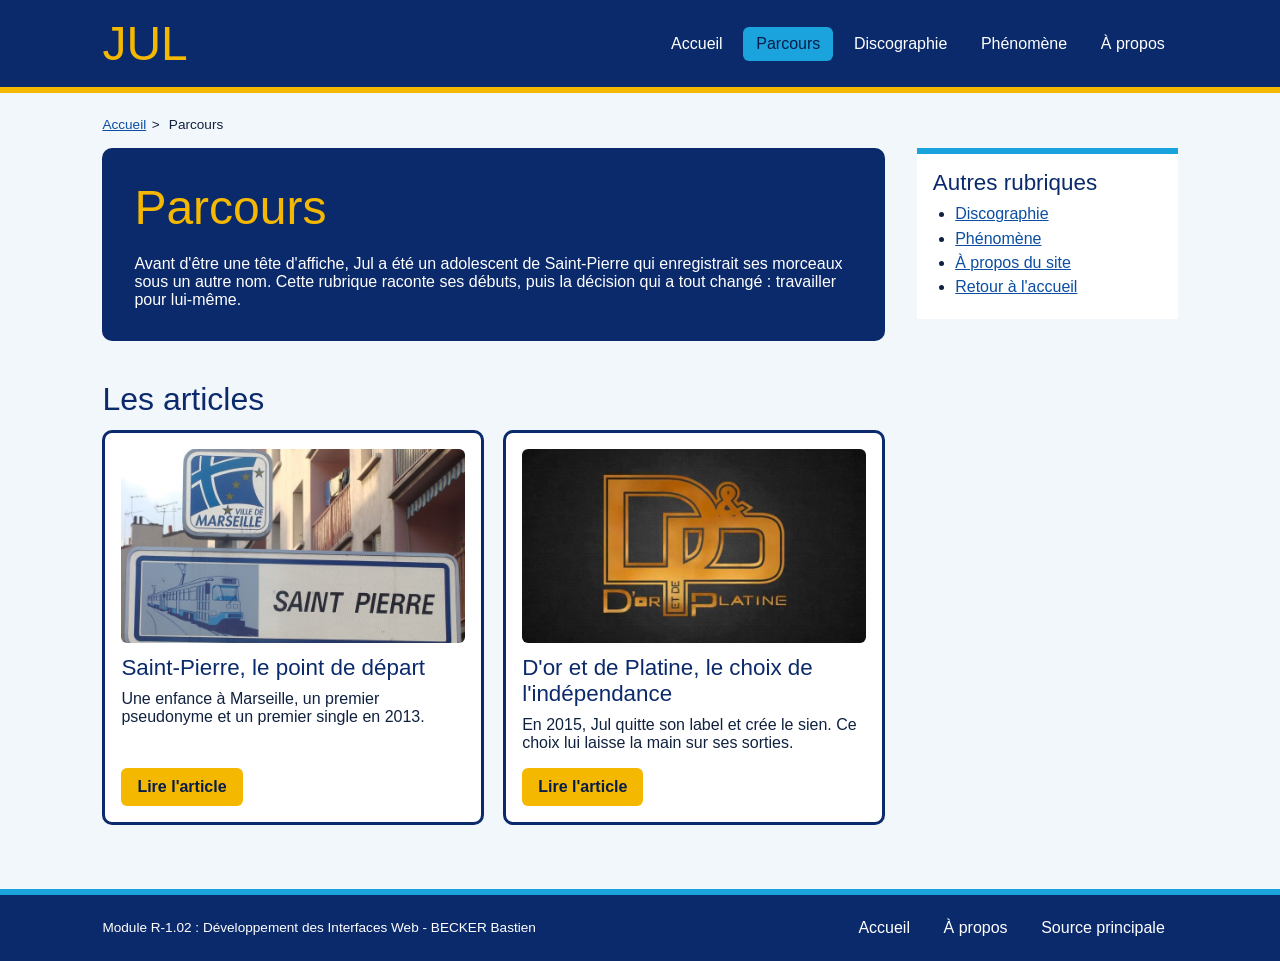
<file: html/parcours.html>
<!doctype html>
<html lang="fr">

<head>
   <meta charset="utf-8">
   <meta name="viewport" content="width=device-width, initial-scale=1">
   <title>Parcours - Jul</title>
   <link rel="stylesheet" href="../css/style.css">
</head>

<body>
   <header class="entete">
      <a class="logo" href="../index.html">JUL</a>
      <nav class="menu">
         <a href="../index.html">Accueil</a>
         <a class="actif" href="parcours.html">Parcours</a>
         <a href="discographie.html">Discographie</a>
         <a href="phenomene.html">Phénomène</a>
         <a href="a-propos.html">À propos</a>
      </nav>
   </header>
   <main>
      <nav class="fil-ariane">
         <a href="../index.html">Accueil</a>
         <span>Parcours</span>
      </nav>
      <div class="mise-en-page">
         <div>
            <section class="bandeau">
               <h1>Parcours</h1>
               <p>Avant d'être une tête d'affiche, Jul a été un adolescent de Saint-Pierre qui enregistrait ses morceaux sous un autre nom. Cette rubrique raconte ses débuts, puis la décision qui a tout changé : travailler pour lui-même.</p>
            </section>
            <section>
               <h2>Les articles</h2>
               <div class="grille-cartes">
                  <article class="carte">
                     <img src="../images/article-saint-pierre.jpg" alt="Photo panneau saint pierre">
                     <h3>Saint-Pierre, le point de départ</h3>
                     <p>Une enfance à Marseille, un premier pseudonyme et un premier single en 2013.</p>
                     <a class="bouton" href="saint-pierre.html">Lire l'article</a>
                  </article>
                  <article class="carte">
                     <img src="../images/article-label.jpg" alt="Logo label d'or et de PLatine">
                     <h3>D'or et de Platine, le choix de l'indépendance</h3>
                     <p>En 2015, Jul quitte son label et crée le sien. Ce choix lui laisse la main sur ses sorties.</p>
                     <a class="bouton" href="label-dor-et-de-platine.html">Lire l'article</a>
                  </article>
               </div>
            </section>
         </div>
         <aside>
            <section class="encart">
               <h2>Autres rubriques</h2>
               <ul>
                  <li><a href="discographie.html">Discographie</a></li>
                  <li><a href="phenomene.html">Phénomène</a></li>
                  <li><a href="a-propos.html">À propos du site</a></li>
                  <li><a href="../index.html">Retour à l'accueil</a></li>
               </ul>
            </section>
         </aside>
      </div>
   </main>
   <footer class="pied">
      <p>Module R-1.02 : Développement des Interfaces Web - BECKER Bastien</p>
      <nav class="menu">
         <a href="../index.html">Accueil</a>
         <a href="a-propos.html">À propos</a>
         <a href="https://fr.wikipedia.org/wiki/Jul_(rappeur)">Source principale</a>
      </nav>
   </footer>
</body>
</html>
</file>
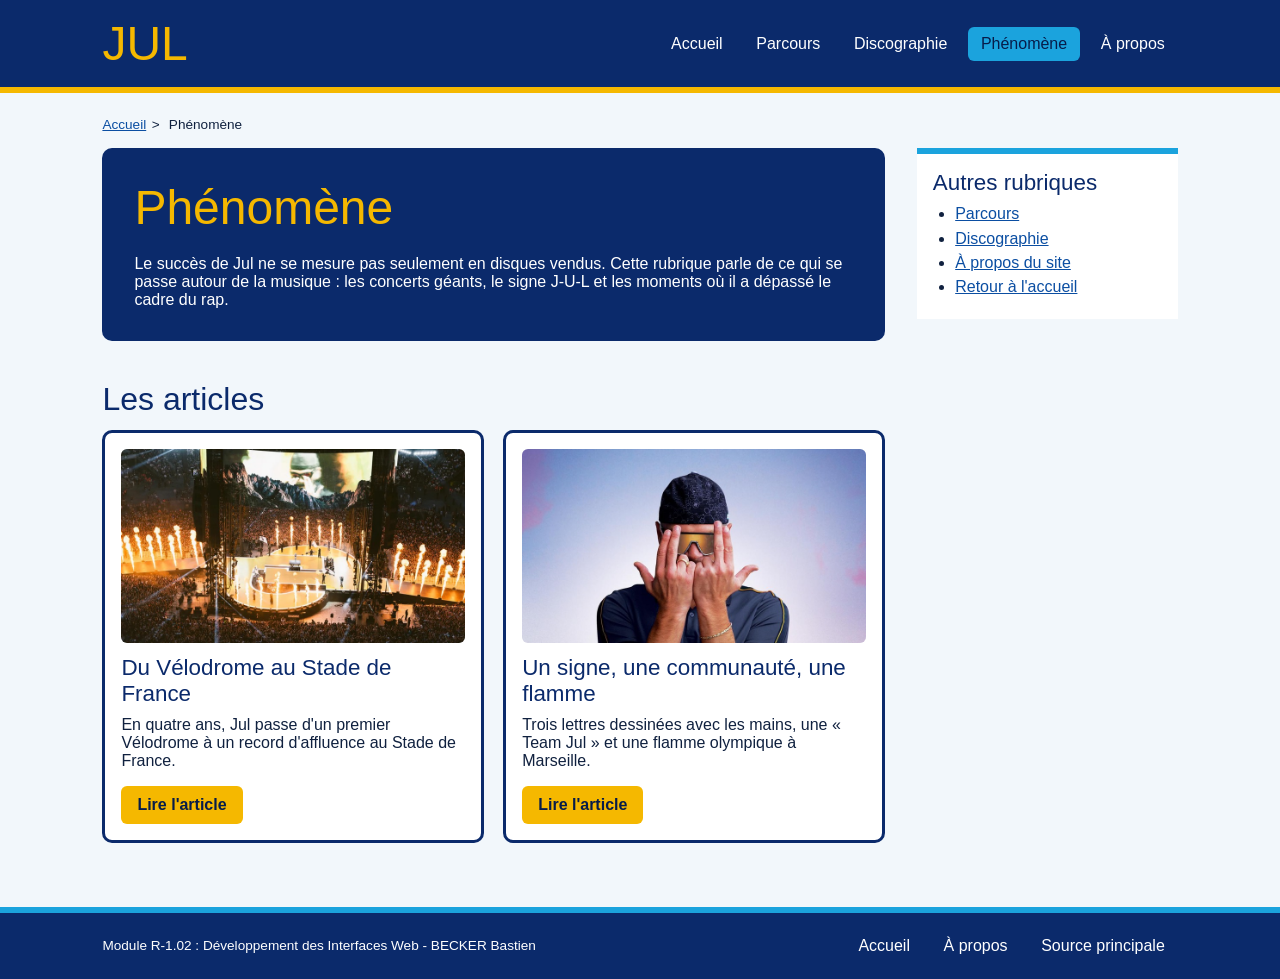
<file: html/phenomene.html>
<!doctype html>
<html lang="fr">

<head>
   <meta charset="utf-8">
   <meta name="viewport" content="width=device-width, initial-scale=1">
   <title>Phénomène - Jul</title>
   <link rel="stylesheet" href="../css/style.css">
</head>

<body>
   <header class="entete">
      <a class="logo" href="../index.html">JUL</a>
      <nav class="menu">
         <a href="../index.html">Accueil</a>
         <a href="parcours.html">Parcours</a>
         <a href="discographie.html">Discographie</a>
         <a class="actif" href="phenomene.html">Phénomène</a>
         <a href="a-propos.html">À propos</a>
      </nav>
   </header>
   <main>
      <nav class="fil-ariane">
         <a href="../index.html">Accueil</a>
         <span>Phénomène</span>
      </nav>
      <div class="mise-en-page">
         <div>
            <section class="bandeau">
               <h1>Phénomène</h1>
               <p>Le succès de Jul ne se mesure pas seulement en disques vendus. Cette rubrique parle de ce qui se passe autour de la musique : les concerts géants, le signe J-U-L et les moments où il a dépassé le cadre du rap.</p>
            </section>
            <section>
               <h2>Les articles</h2>
               <div class="grille-cartes">
                  <article class="carte">
                     <img src="../images/article-stades.jpg" alt="Concert Jul Stade de France">
                     <h3>Du Vélodrome au Stade de France</h3>
                     <p>En quatre ans, Jul passe d'un premier Vélodrome à un record d'affluence au Stade de France.</p>
                     <a class="bouton" href="stades.html">Lire l'article</a>
                  </article>
                  <article class="carte">
                     <img src="../images/article-signe.jpg" alt="Signe jul">
                     <h3>Un signe, une communauté, une flamme</h3>
                     <p>Trois lettres dessinées avec les mains, une « Team Jul » et une flamme olympique à Marseille.</p>
                     <a class="bouton" href="signe-team-jul.html">Lire l'article</a>
                  </article>
               </div>
            </section>
         </div>
         <aside>
            <section class="encart">
               <h2>Autres rubriques</h2>
               <ul>
                  <li><a href="parcours.html">Parcours</a></li>
                  <li><a href="discographie.html">Discographie</a></li>
                  <li><a href="a-propos.html">À propos du site</a></li>
                  <li><a href="../index.html">Retour à l'accueil</a></li>
               </ul>
            </section>
         </aside>
      </div>
   </main>
   <footer class="pied">
      <p>Module R-1.02 : Développement des Interfaces Web - BECKER Bastien</p>
      <nav class="menu">
         <a href="../index.html">Accueil</a>
         <a href="a-propos.html">À propos</a>
         <a href="https://fr.wikipedia.org/wiki/Jul_(rappeur)">Source principale</a>
      </nav>
   </footer>
</body>
</html>
</file>
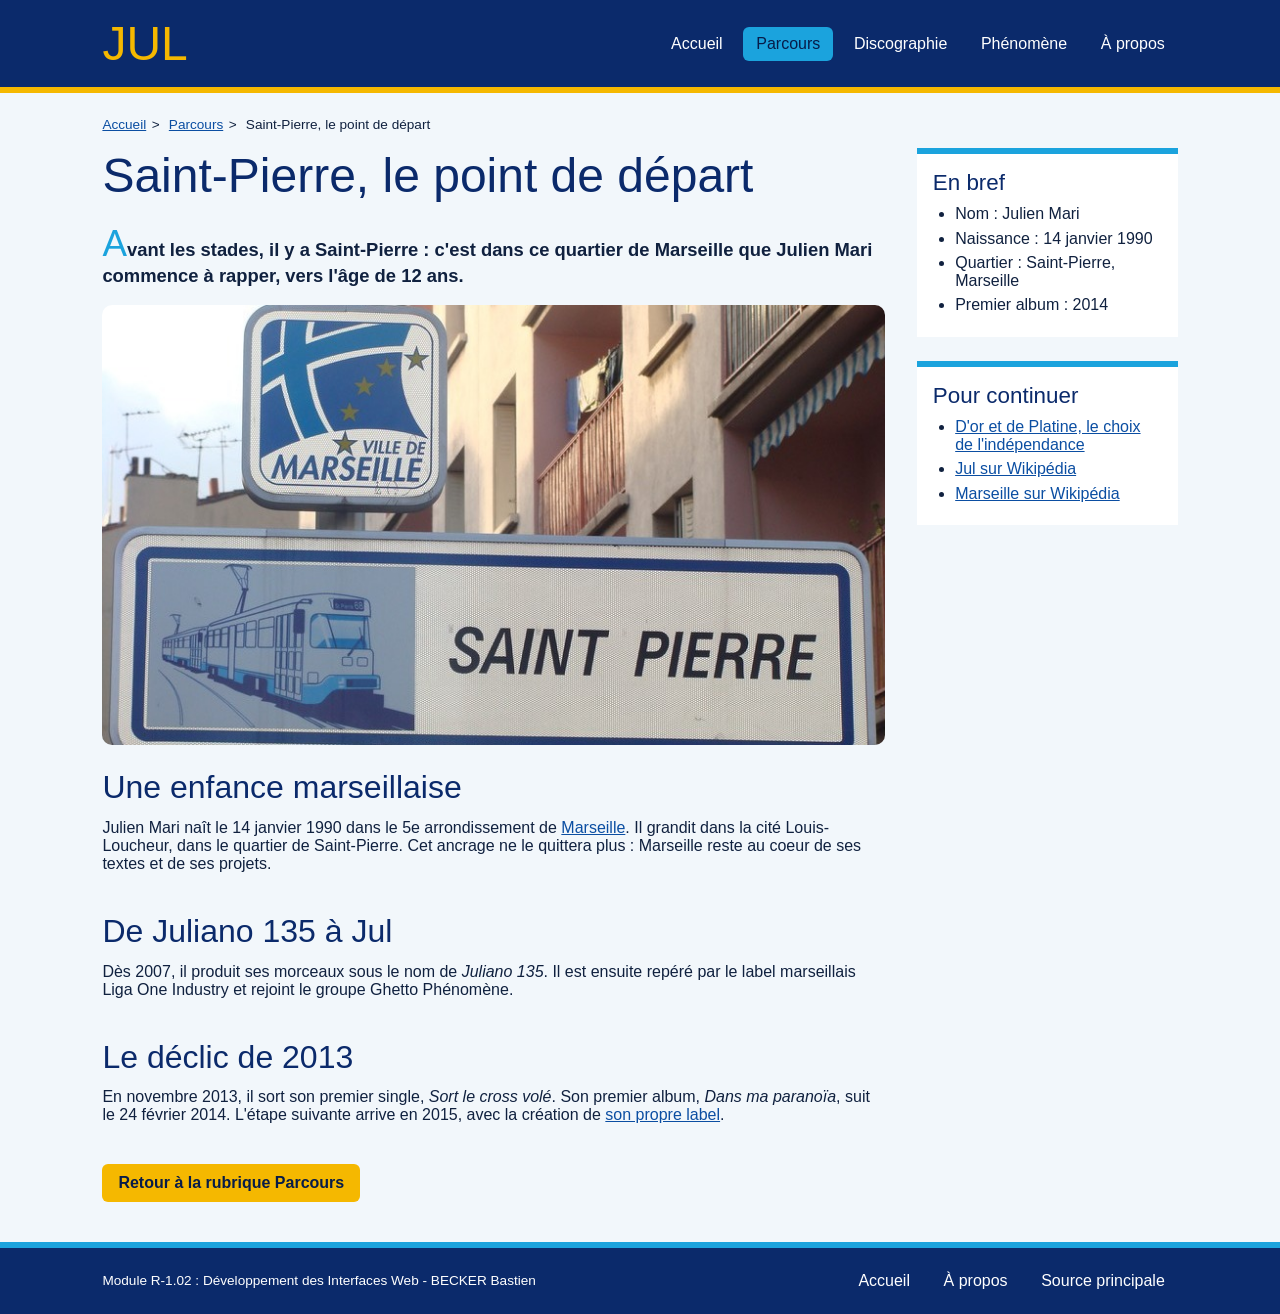
<file: html/saint-pierre.html>
<!doctype html>
<html lang="fr">

<head>
   <meta charset="utf-8">
   <meta name="viewport" content="width=device-width, initial-scale=1">
   <title>Saint-Pierre, le point de départ - Jul</title>
   <link rel="stylesheet" href="../css/style.css">
</head>

<body>
   <header class="entete">
      <a class="logo" href="../index.html">JUL</a>
      <nav class="menu">
         <a href="../index.html">Accueil</a>
         <a class="actif" href="parcours.html">Parcours</a>
         <a href="discographie.html">Discographie</a>
         <a href="phenomene.html">Phénomène</a>
         <a href="a-propos.html">À propos</a>
      </nav>
   </header>
   <main>
      <nav class="fil-ariane">
         <a href="../index.html">Accueil</a>
         <a href="parcours.html">Parcours</a>
         <span>Saint-Pierre, le point de départ</span>
      </nav>
      <div class="mise-en-page">
         <article>
            <h1>Saint-Pierre, le point de départ</h1>
            <p class="chapo">Avant les stades, il y a Saint-Pierre : c'est dans ce quartier de Marseille que Julien Mari commence à rapper, vers l'âge de 12 ans.</p>
            <img class="illustration" src="../images/article-saint-pierre.jpg" alt="Photo panneau saint pierre">
            <section>
               <h2>Une enfance marseillaise</h2>
               <p>Julien Mari naît le 14 janvier 1990 dans le 5e arrondissement de <a href="https://fr.wikipedia.org/wiki/Marseille">Marseille</a>. Il grandit dans la cité Louis-Loucheur, dans le quartier de Saint-Pierre. Cet ancrage ne le quittera plus : Marseille reste au coeur de ses textes et de ses projets.</p>
            </section>
            <section>
               <h2>De Juliano 135 à Jul</h2>
               <p>Dès 2007, il produit ses morceaux sous le nom de <em>Juliano 135</em>. Il est ensuite repéré par le label marseillais Liga One Industry et rejoint le groupe Ghetto Phénomène.</p>
            </section>
            <section>
               <h2>Le déclic de 2013</h2>
               <p>En novembre 2013, il sort son premier single, <i>Sort le cross volé</i>. Son premier album, <i>Dans ma paranoïa</i>, suit le 24 février 2014. L'étape suivante arrive en 2015, avec la création de <a href="label-dor-et-de-platine.html">son propre label</a>.</p>
            </section>
            <p><a class="bouton" href="parcours.html">Retour à la rubrique Parcours</a></p>
         </article>
         <aside>
            <section class="encart">
               <h2>En bref</h2>
               <ul>
                  <li>Nom : Julien Mari</li>
                  <li>Naissance : 14 janvier 1990</li>
                  <li>Quartier : Saint-Pierre, Marseille</li>
                  <li>Premier album : 2014</li>
               </ul>
            </section>
            <section class="encart">
               <h2>Pour continuer</h2>
               <ul>
                  <li><a href="label-dor-et-de-platine.html">D'or et de Platine, le choix de l'indépendance</a></li>
                  <li><a href="https://fr.wikipedia.org/wiki/Jul_(rappeur)">Jul sur Wikipédia</a></li>
                  <li><a href="https://fr.wikipedia.org/wiki/Marseille">Marseille sur Wikipédia</a></li>
               </ul>
            </section>
         </aside>
      </div>
   </main>
   <footer class="pied">
      <p>Module R-1.02 : Développement des Interfaces Web - BECKER Bastien</p>
      <nav class="menu">
         <a href="../index.html">Accueil</a>
         <a href="a-propos.html">À propos</a>
         <a href="https://fr.wikipedia.org/wiki/Jul_(rappeur)">Source principale</a>
      </nav>
   </footer>
</body>
</html>
</file>
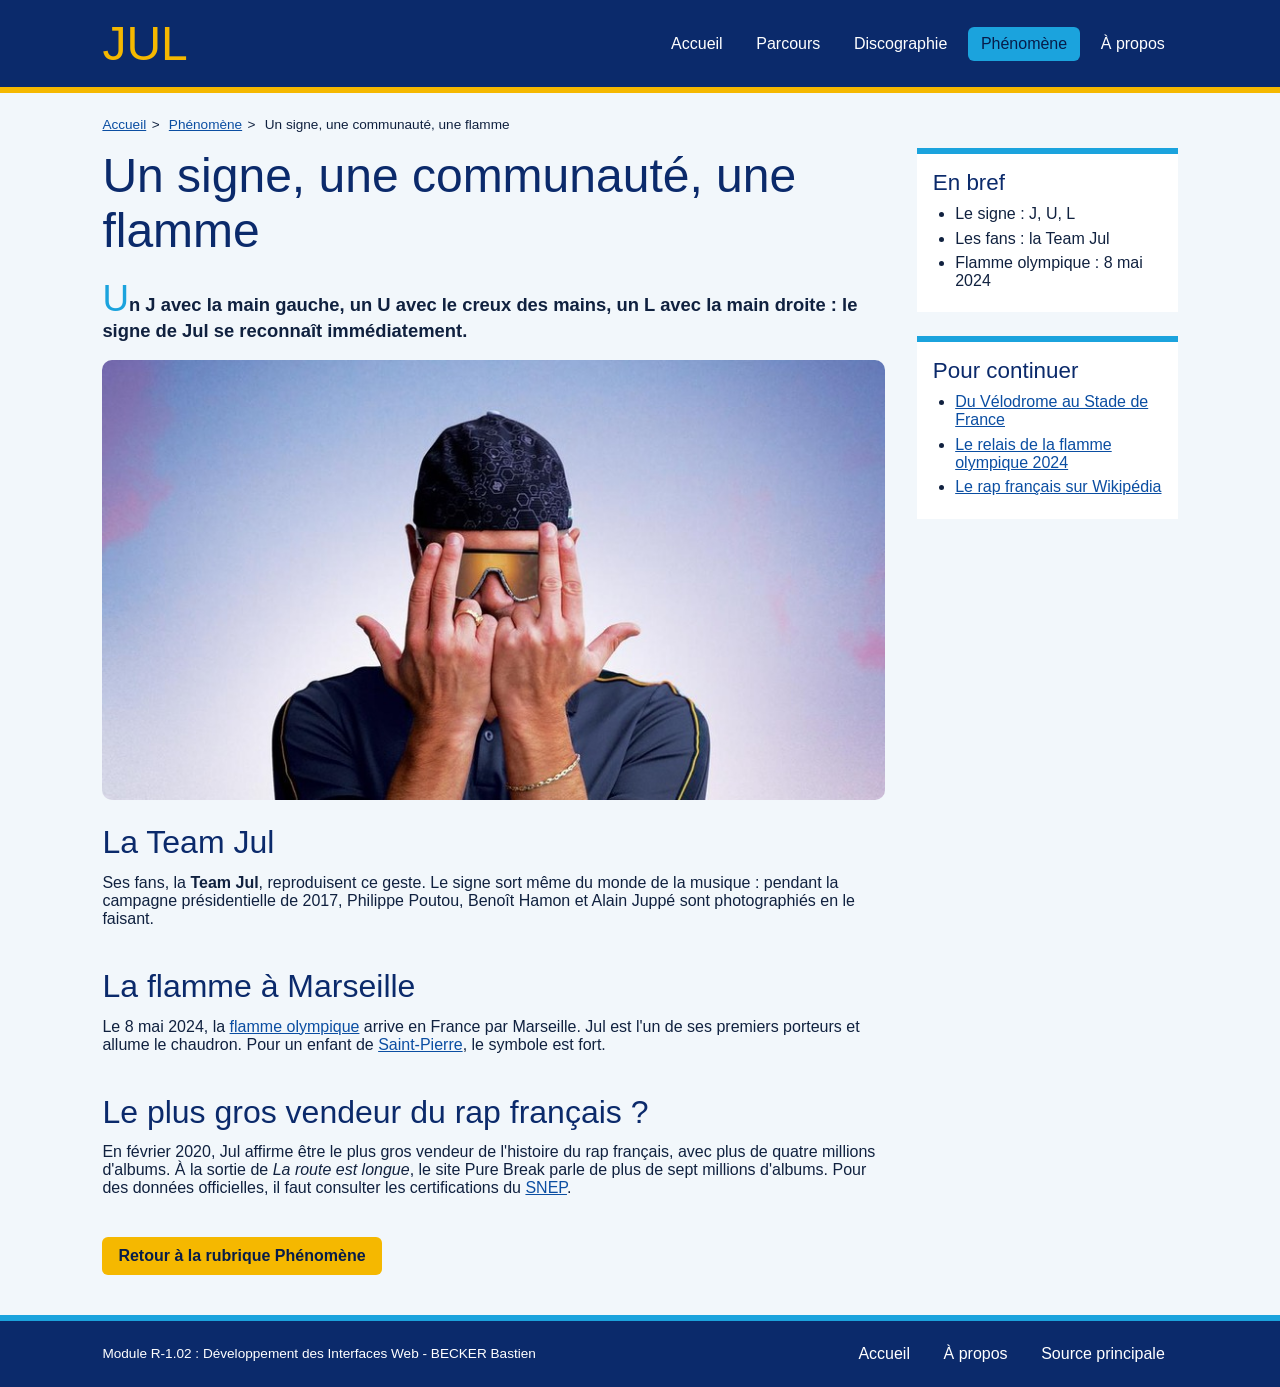
<file: html/signe-team-jul.html>
<!doctype html>
<html lang="fr">

<head>
   <meta charset="utf-8">
   <meta name="viewport" content="width=device-width, initial-scale=1">
   <title>Un signe, une communauté, une flamme - Jul</title>
   <link rel="stylesheet" href="../css/style.css">
</head>

<body>
   <header class="entete">
      <a class="logo" href="../index.html">JUL</a>
      <nav class="menu">
         <a href="../index.html">Accueil</a>
         <a href="parcours.html">Parcours</a>
         <a href="discographie.html">Discographie</a>
         <a class="actif" href="phenomene.html">Phénomène</a>
         <a href="a-propos.html">À propos</a>
      </nav>
   </header>
   <main>
      <nav class="fil-ariane">
         <a href="../index.html">Accueil</a>
         <a href="phenomene.html">Phénomène</a>
         <span>Un signe, une communauté, une flamme</span>
      </nav>
      <div class="mise-en-page">
         <article>
            <h1>Un signe, une communauté, une flamme</h1>
            <p class="chapo">Un J avec la main gauche, un U avec le creux des mains, un L avec la main droite : le signe
               de Jul se reconnaît immédiatement.</p>
            <img class="illustration" src="../images/article-signe.jpg" alt="Signe jul">
            <section>
               <h2>La Team Jul</h2>
               <p>Ses fans, la <strong>Team Jul</strong>, reproduisent ce geste. Le signe sort même du monde de la musique : pendant la campagne présidentielle de 2017, Philippe Poutou, Benoît Hamon et Alain Juppé sont photographiés en le faisant.</p>
            </section>
            <section>
               <h2>La flamme à Marseille</h2>
               <p>Le 8 mai 2024, la <a href="https://fr.wikipedia.org/wiki/Relais_de_la_flamme_olympique_2024">flamme olympique</a> arrive en France par Marseille. Jul est l'un de ses premiers porteurs et allume le chaudron. Pour un enfant de <a href="saint-pierre.html">Saint-Pierre</a>, le symbole est fort.</p>
            </section>
            <section>
               <h2>Le plus gros vendeur du rap français ?</h2>
               <p>En février 2020, Jul affirme être le plus gros vendeur de l'histoire du rap français, avec plus de quatre millions d'albums. À la sortie de <i>La route est longue</i>, le site Pure Break parle de plus de sept millions d'albums. Pour des données officielles, il faut consulter les certifications du <a href="https://snepmusique.com/">SNEP</a>.</p>
            </section>
            <p><a class="bouton" href="phenomene.html">Retour à la rubrique Phénomène</a></p>
         </article>
         <aside>
            <section class="encart">
               <h2>En bref</h2>
               <ul>
                  <li>Le signe : J, U, L</li>
                  <li>Les fans : la Team Jul</li>
                  <li>Flamme olympique : 8 mai 2024</li>
               </ul>
            </section>
            <section class="encart">
               <h2>Pour continuer</h2>
               <ul>
                  <li><a href="stades.html">Du Vélodrome au Stade de France</a></li>
                  <li><a href="https://fr.wikipedia.org/wiki/Relais_de_la_flamme_olympique_2024">Le relais de la flamme olympique 2024</a></li>
                  <li><a href="https://fr.wikipedia.org/wiki/Rap_fran%C3%A7ais">Le rap français sur Wikipédia</a></li>
               </ul>
            </section>
         </aside>
      </div>
   </main>
   <footer class="pied">
      <p>Module R-1.02 : Développement des Interfaces Web - BECKER Bastien</p>
      <nav class="menu">
         <a href="../index.html">Accueil</a>
         <a href="a-propos.html">À propos</a>
         <a href="https://fr.wikipedia.org/wiki/Jul_(rappeur)">Source principale</a>
      </nav>
   </footer>
</body>
</html>
</file>
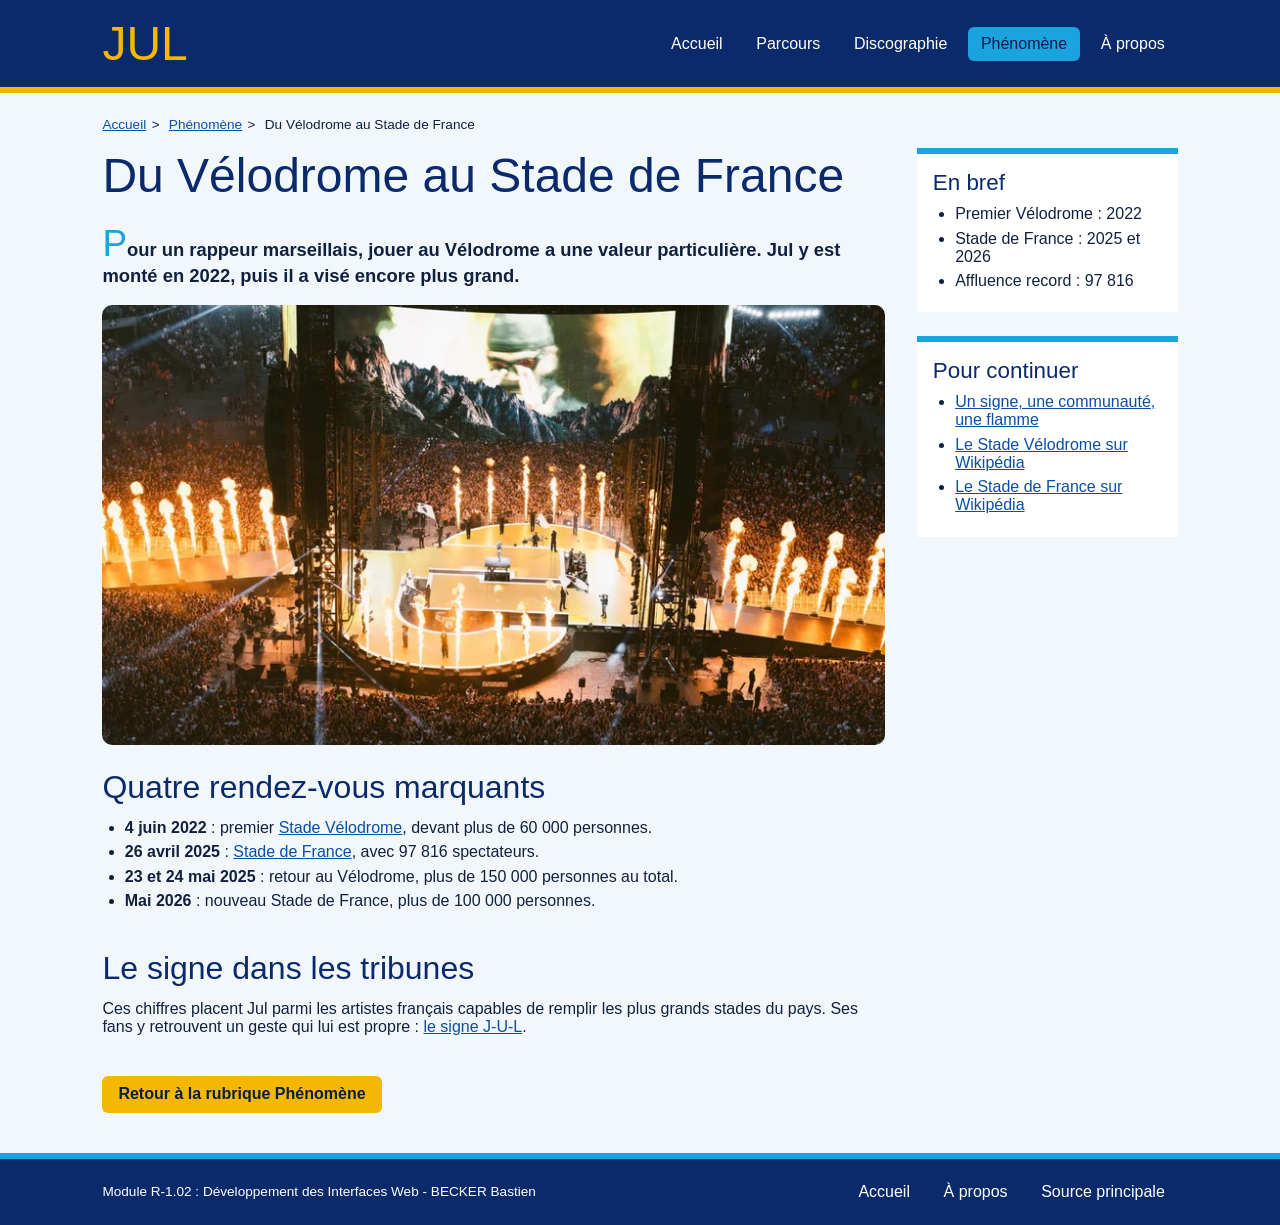
<file: html/stades.html>
<!doctype html>
<html lang="fr">

<head>
   <meta charset="utf-8">
   <meta name="viewport" content="width=device-width, initial-scale=1">
   <title>Du Vélodrome au Stade de France - Jul</title>
   <link rel="stylesheet" href="../css/style.css">
</head>

<body>
   <header class="entete">
      <a class="logo" href="../index.html">JUL</a>
      <nav class="menu">
         <a href="../index.html">Accueil</a>
         <a href="parcours.html">Parcours</a>
         <a href="discographie.html">Discographie</a>
         <a class="actif" href="phenomene.html">Phénomène</a>
         <a href="a-propos.html">À propos</a>
      </nav>
   </header>
   <main>
      <nav class="fil-ariane">
         <a href="../index.html">Accueil</a>
         <a href="phenomene.html">Phénomène</a>
         <span>Du Vélodrome au Stade de France</span>
      </nav>
      <div class="mise-en-page">
         <article>
            <h1>Du Vélodrome au Stade de France</h1>
            <p class="chapo">Pour un rappeur marseillais, jouer au Vélodrome a une valeur particulière. Jul y est monté en 2022, puis il a visé encore plus grand.</p>
            <img class="illustration" src="../images/article-stades.jpg" alt="Concert Jul Stade de France">
            <section>
               <h2>Quatre rendez-vous marquants</h2>
               <ul>
                  <li><strong>4 juin 2022</strong> : premier <a href="https://fr.wikipedia.org/wiki/Stade_V%C3%A9lodrome">Stade Vélodrome</a>, devant plus de 60 000 personnes.</li>
                  <li><strong>26 avril 2025</strong> : <a href="https://fr.wikipedia.org/wiki/Stade_de_France">Stade de France</a>, avec 97 816 spectateurs.</li>
                  <li><strong>23 et 24 mai 2025</strong> : retour au Vélodrome, plus de 150 000 personnes au total.</li>
                  <li><strong>Mai 2026</strong> : nouveau Stade de France, plus de 100 000 personnes.</li>
               </ul>
            </section>
            <section>
               <h2>Le signe dans les tribunes</h2>
               <p>Ces chiffres placent Jul parmi les artistes français capables de remplir les plus grands stades du pays. Ses fans y retrouvent un geste qui lui est propre : <a href="signe-team-jul.html">le signe J-U-L</a>.</p>
            </section>
            <p><a class="bouton" href="phenomene.html">Retour à la rubrique Phénomène</a></p>
         </article>
         <aside>
            <section class="encart">
               <h2>En bref</h2>
               <ul>
                  <li>Premier Vélodrome : 2022</li>
                  <li>Stade de France : 2025 et 2026</li>
                  <li>Affluence record : 97 816</li>
               </ul>
            </section>
            <section class="encart">
               <h2>Pour continuer</h2>
               <ul>
                  <li><a href="signe-team-jul.html">Un signe, une communauté, une flamme</a></li>
                  <li><a href="https://fr.wikipedia.org/wiki/Stade_V%C3%A9lodrome">Le Stade Vélodrome sur Wikipédia</a>
                  </li>
                  <li><a href="https://fr.wikipedia.org/wiki/Stade_de_France">Le Stade de France sur Wikipédia</a></li>
               </ul>
            </section>
         </aside>
      </div>
   </main>
   <footer class="pied">
      <p>Module R-1.02 : Développement des Interfaces Web - BECKER Bastien</p>
      <nav class="menu">
         <a href="../index.html">Accueil</a>
         <a href="a-propos.html">À propos</a>
         <a href="https://fr.wikipedia.org/wiki/Jul_(rappeur)">Source principale</a>
      </nav>
   </footer>
</body>
</html>
</file>
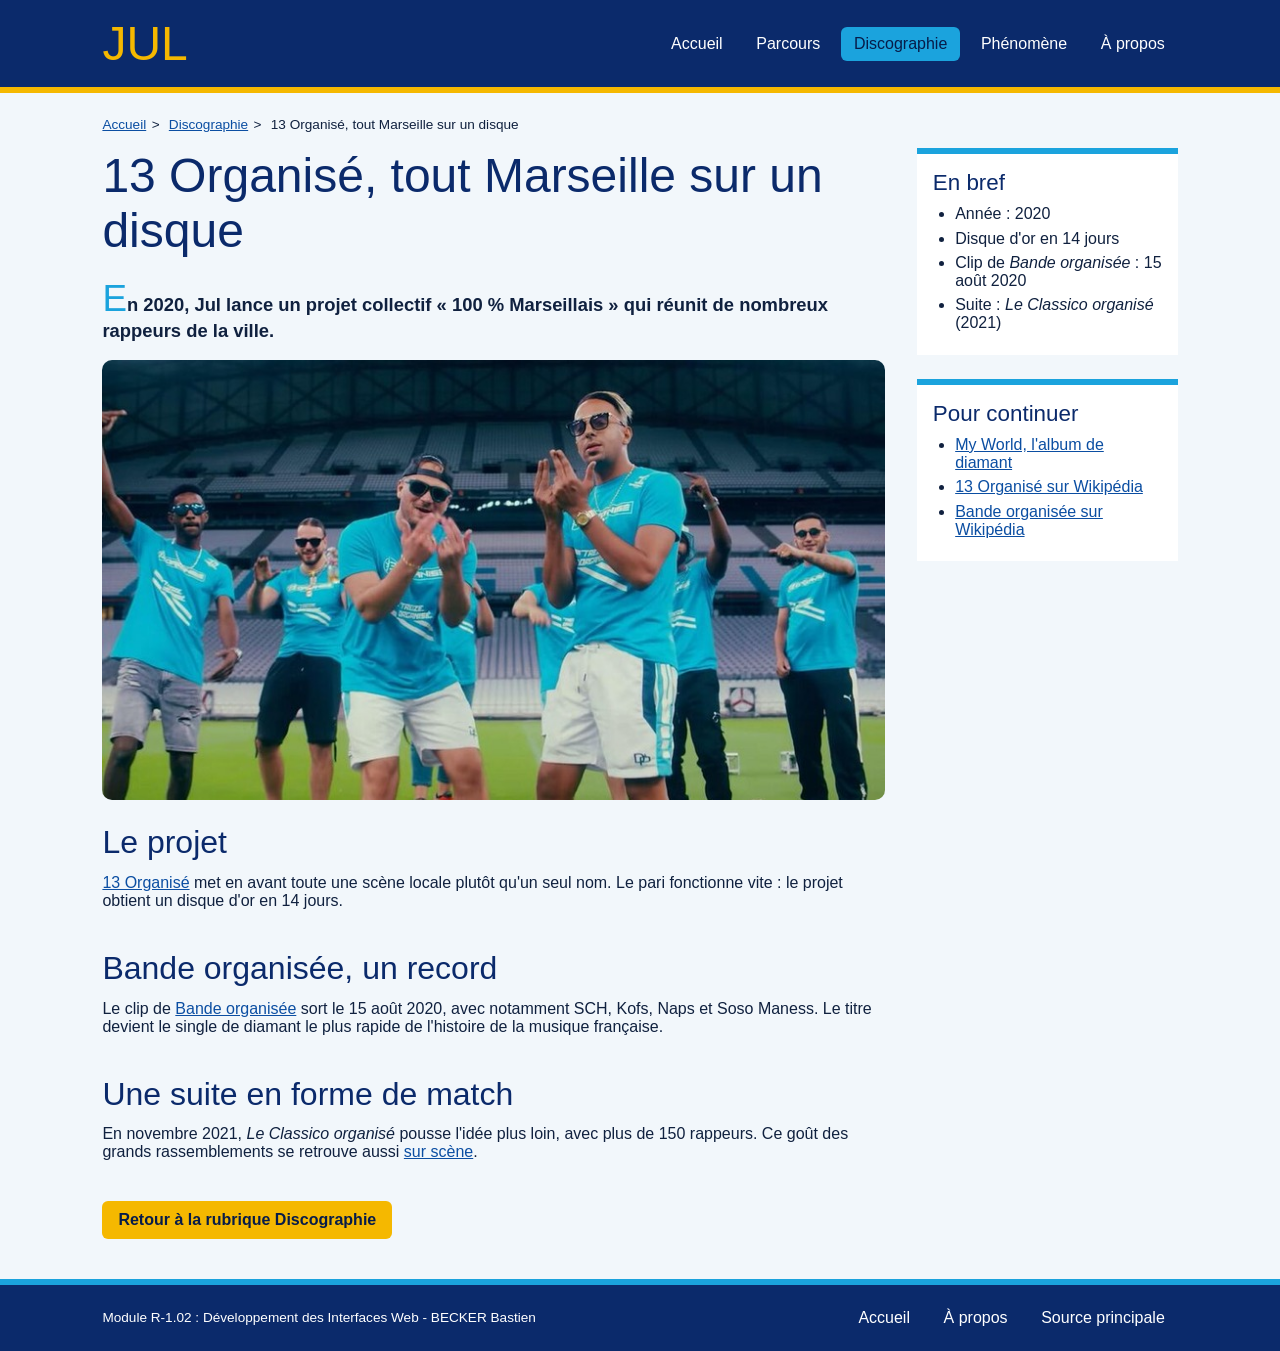
<file: html/treize-organise.html>
<!doctype html>
<html lang="fr">

<head>
   <meta charset="utf-8">
   <meta name="viewport" content="width=device-width, initial-scale=1">
   <title>13 Organisé, tout Marseille sur un disque - Jul</title>
   <link rel="stylesheet" href="../css/style.css">
</head>

<body>
   <header class="entete">
      <a class="logo" href="../index.html">JUL</a>
      <nav class="menu">
         <a href="../index.html">Accueil</a>
         <a href="parcours.html">Parcours</a>
         <a class="actif" href="discographie.html">Discographie</a>
         <a href="phenomene.html">Phénomène</a>
         <a href="a-propos.html">À propos</a>
      </nav>
   </header>
   <main>
      <nav class="fil-ariane">
         <a href="../index.html">Accueil</a>
         <a href="discographie.html">Discographie</a>
         <span>13 Organisé, tout Marseille sur un disque</span>
      </nav>
      <div class="mise-en-page">
         <article>
            <h1>13 Organisé, tout Marseille sur un disque</h1>
            <p class="chapo">En 2020, Jul lance un projet collectif « 100 % Marseillais » qui réunit de nombreux rappeurs de la ville.</p>
            <img class="illustration" src="../images/article-13-organise.jpg" alt="groupe 13 organisé">
            <section>
               <h2>Le projet</h2>
               <p><a href="https://fr.wikipedia.org/wiki/13_Organis%C3%A9">13 Organisé</a> met en avant toute une scène locale plutôt qu'un seul nom. Le pari fonctionne vite : le projet obtient un disque d'or en 14 jours.
               </p>
            </section>
            <section>
               <h2>Bande organisée, un record</h2>
               <p>Le clip de <a href="https://fr.wikipedia.org/wiki/Bande_organis%C3%A9e_(chanson)">Bande organisée</a> sort le 15 août 2020, avec notamment SCH, Kofs, Naps et Soso Maness. Le titre devient le single de diamant le plus rapide de l'histoire de la musique française.</p>
            </section>
            <section>
               <h2>Une suite en forme de match</h2>
               <p>En novembre 2021, <i>Le Classico organisé</i> pousse l'idée plus loin, avec plus de 150 rappeurs. Ce goût des grands rassemblements se retrouve aussi <a href="stades.html">sur scène</a>.</p>
            </section>
            <p><a class="bouton" href="discographie.html">Retour à la rubrique Discographie</a></p>
         </article>
         <aside>
            <section class="encart">
               <h2>En bref</h2>
               <ul>
                  <li>Année : 2020</li>
                  <li>Disque d'or en 14 jours</li>
                  <li>Clip de <i>Bande organisée</i> : 15 août 2020</li>
                  <li>Suite : <i>Le Classico organisé</i> (2021)</li>
               </ul>
            </section>
            <section class="encart">
               <h2>Pour continuer</h2>
               <ul>
                  <li><a href="my-world.html">My World, l'album de diamant</a></li>
                  <li><a href="https://fr.wikipedia.org/wiki/13_Organis%C3%A9">13 Organisé sur Wikipédia</a></li>
                  <li><a href="https://fr.wikipedia.org/wiki/Bande_organis%C3%A9e_(chanson)">Bande organisée sur Wikipédia</a></li>
               </ul>
            </section>
         </aside>
      </div>
   </main>
   <footer class="pied">
      <p>Module R-1.02 : Développement des Interfaces Web - BECKER Bastien</p>
      <nav class="menu">
         <a href="../index.html">Accueil</a>
         <a href="a-propos.html">À propos</a>
         <a href="https://fr.wikipedia.org/wiki/Jul_(rappeur)">Source principale</a>
      </nav>
   </footer>
</body>
</html>
</file>
<file: css/style.css>
* {
   box-sizing: border-box;
}

body {
   display: flex;
   flex-direction: column;
   min-height: 100vh;
   margin: 0;
   background-color: #f2f7fb;
   color: #10213f;
   font-family: Verdana, Arial, sans-serif;
}

h1, h2, h3, .logo {
   font-family: Impact, "Arial Black", "Trebuchet MS", sans-serif;
   font-weight: normal;
}

h1, h2, h3 {
   margin: 0 0 0.4em 0;
   color: #0b2a6b;
}

h1 {
   font-size: 3em;
}

h2 {
   font-size: 2em;
}

h3 {
   font-size: 1.4em;
}

p, ul, ol, blockquote {
   margin: 0 0 1em 0;
}

ul, ol {
   padding-left: 1.4em;
}

li {
   margin-bottom: 0.4em;
}

img {
   display: block;
   width: 100%;
   height: auto;
}

a {
   color: #0b4ea2;
}

a:visited {
   color: #5b2a86;
}

a:hover {
   background-color: #f5b800;
   color: #071c49;
}

main {
   flex-grow: 1;
   padding: 1.5em 8%;
}

section {
   margin-bottom: 2.5em;
}

blockquote {
   padding: 0.8em 1em;
   border-left: 6px solid #f5b800;
   background-color: #ffffff;
   font-style: italic;
}

.entete, .pied {
   display: flex;
   flex-wrap: wrap;
   justify-content: space-between;
   align-items: center;
   gap: 1em;
   padding: 1em 8%;
   background-color: #0b2a6b;
   color: #ffffff;
}

.entete {
   border-bottom: 6px solid #f5b800;
}

.pied {
   border-top: 6px solid #1ba3dd;
}

.pied p {
   margin: 0;
   font-size: 0.85em;
}

.logo {
   color: #f5b800;
   font-size: 3em;
   text-decoration: none;
}

.logo:visited {
   color: #f5b800;
}

.logo:hover {
   background-color: #0b2a6b;
   color: #ffffff;
}

.menu {
   display: flex;
   flex-wrap: wrap;
   gap: 0.5em;
}

.menu a {
   padding: 0.5em 0.8em;
   border-radius: 6px;
   color: #ffffff;
   text-decoration: none;
}

.menu a:hover {
   background-color: #f5b800;
   color: #071c49;
}

.menu a.actif {
   background-color: #1ba3dd;
   color: #071c49;
}

.fil-ariane {
   margin-bottom: 1.2em;
   font-size: 0.85em;
}

.fil-ariane a::after {
   content: ">";
   display: inline-block;
   margin: 0 0.4em;
   color: #10213f;
}

.bandeau {
   padding: 2em;
   border-radius: 10px;
   background-color: #0b2a6b;
   color: #ffffff;
}

.bandeau h1 {
   color: #f5b800;
}

.bandeau p:last-child {
   margin-bottom: 0;
}

.bouton {
   display: inline-block;
   padding: 0.6em 1em;
   border-radius: 6px;
   background-color: #f5b800;
   color: #071c49;
   font-weight: bold;
   text-decoration: none;
}

.bouton:visited {
   color: #071c49;
}

.bouton:hover {
   background-color: #1ba3dd;
}

.carte {
   display: flex;
   flex-direction: column;
   padding: 1em;
   border: 3px solid #0b2a6b;
   border-radius: 10px;
   background-color: #ffffff;
}

.carte:hover {
   border-color: #1ba3dd;
}

.carte img {
   margin-bottom: 0.8em;
   border-radius: 6px;
}

.carte .bouton {
   margin-top: auto;
   align-self: flex-start;
}

.chapo {
   font-size: 1.15em;
   font-weight: bold;
}

.chapo::first-letter {
   color: #1ba3dd;
   font-family: Impact, "Arial Black", sans-serif;
   font-size: 2em;
   font-weight: normal;
}

.illustration {
   margin-bottom: 1.5em;
   border-radius: 10px;
}

.encart {
   margin-bottom: 1.5em;
   padding: 1em;
   border-top: 6px solid #1ba3dd;
   background-color: #ffffff;
}

.encart h2 {
   font-size: 1.4em;
}

.encart ul {
   margin-bottom: 0;
}

.deux-colonnes {
   display: grid;
   grid-template-columns: 3fr 2fr;
   align-items: center;
   gap: 2em;
   margin-bottom: 2em;
}

.grille-cartes {
   display: grid;
   grid-template-columns: repeat(auto-fit, minmax(200px, 1fr));
   gap: 1.2em;
}

.grille-articles {
   display: grid;
   grid-template-columns: repeat(3, 1fr);
   gap: 1.2em;
}

.mise-en-page {
   display: grid;
   grid-template-columns: 3fr 1fr;
   gap: 2em;
}

#a-la-une {
   grid-column: span 2;
   grid-row: span 2;
   order: -1;
   border-color: #f5b800;
   background-color: #fff6d6;
}

#a-la-une::before {
   content: "À la une";
   align-self: flex-start;
   margin-bottom: 0.6em;
   padding: 0.2em 0.6em;
   border-radius: 6px;
   background-color: #0b2a6b;
   color: #f5b800;
   font-weight: bold;
}

#a-la-une h3 {
   font-size: 2.4em;
}

#a-la-une p {
   font-size: 1.25em;
}

@media screen and (min-width: 1400px) {
   main, .entete, .pied {
      padding-left: 15%;
      padding-right: 15%;
   }
}

@media screen and (max-width: 1024px) {
   .mise-en-page {
      grid-template-columns: 1fr;
   }

   main, .entete, .pied {
      padding-left: 5%;
      padding-right: 5%;
   }
}

@media screen and (min-width: 641px) and (max-width: 1024px) {
   .grille-articles {
      grid-template-columns: repeat(2, 1fr);
   }

   #a-la-une {
      grid-row: span 1;
   }

   .grille-articles .carte:last-child {
      grid-column: span 2;
   }
}

@media screen and (max-width: 640px) {
   body {
      font-size: 1.05em;
   }

   h1 {
      font-size: 2.2em;
   }

   .entete, .pied {
      flex-direction: column;
      text-align: center;
   }

   .menu {
      justify-content: center;
   }

   .menu a, .bouton {
      padding: 0.8em 1em;
   }

   .bandeau {
      padding: 1.2em;
   }

   .deux-colonnes, .grille-articles {
      grid-template-columns: 1fr;
   }

   #a-la-une {
      grid-column: span 1;
      grid-row: span 1;
   }
}
</file>
